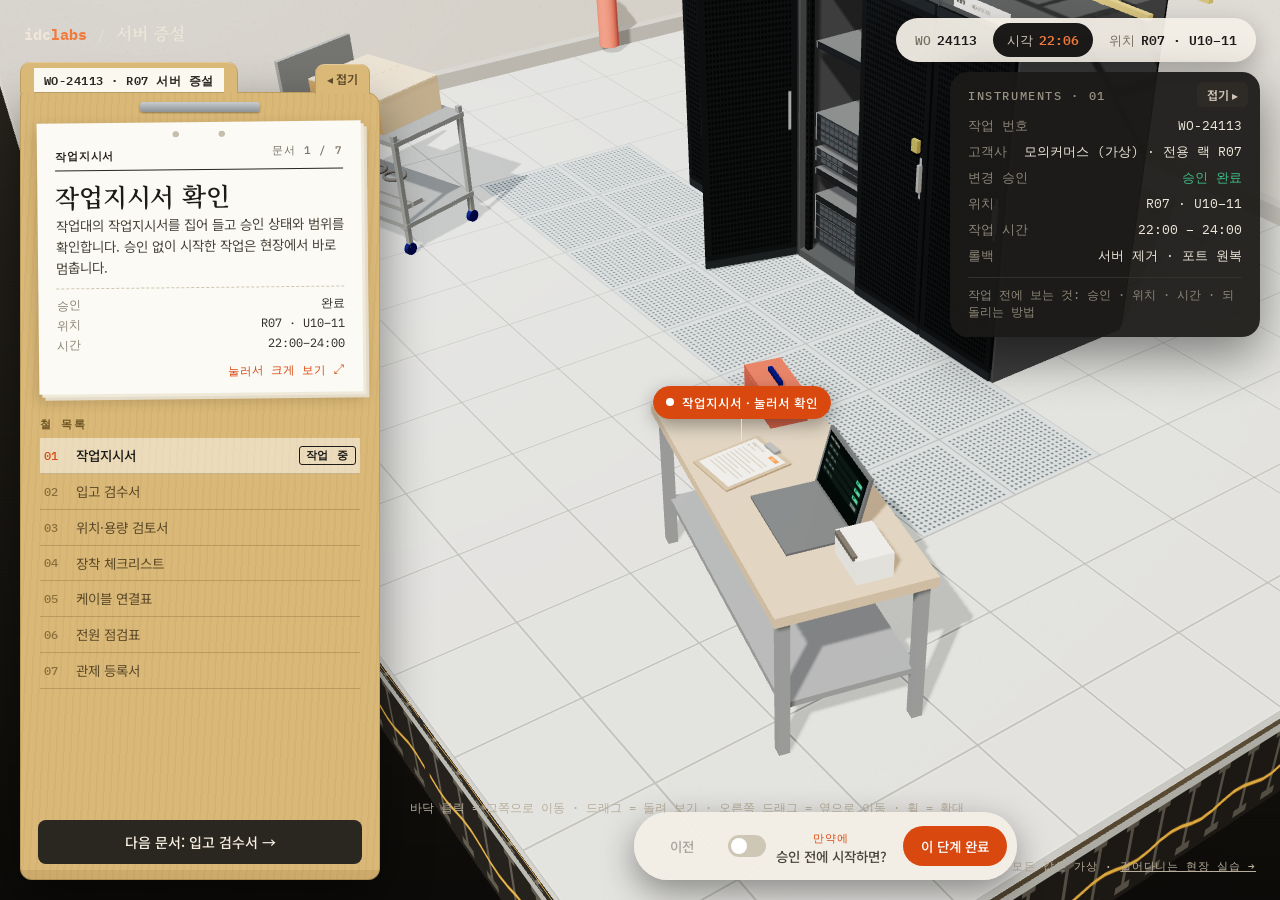
<file: index.html>
<!doctype html>
<html lang="ko">
<head>
<meta charset="utf-8">
<meta name="viewport" content="width=device-width, initial-scale=1, viewport-fit=cover">
<link rel="icon" href="favicon.svg" type="image/svg+xml">
<title>서버 증설 시뮬레이터</title>
<link rel="preconnect" href="https://fonts.googleapis.com"><link rel="preconnect" href="https://fonts.gstatic.com" crossorigin>
<link rel="stylesheet" href="https://fonts.googleapis.com/css2?family=IBM+Plex+Mono:wght@400;500;600&family=Noto+Sans+KR:wght@400;500;700&family=Noto+Serif+KR:wght@500;600&display=swap">
<style>
/* 레이아웃: 서버실 디오라마(전체 화면 3D) 위에 왼쪽 작업 카드 · 오른쪽 계측 패널 · 아래 조작 막대 */
:root{
  --room:#2a2824; --card:#f3efe6; --card2:#e8e2d5; --ink:#1d1b18; --mute:#76705f; --line:#d8d0bf;
  --accent:#d9480f; --panel:#1b1a18; --pink:#d9d2c5; --ok:#3fbf86; --warn:#f2b44a; --bad:#ff6f5c;
  --serif:'Noto Serif KR',Georgia,serif; --sans:'Noto Sans KR',system-ui,sans-serif; --mono:'IBM Plex Mono',ui-monospace,monospace;
  color-scheme:dark;
}
*{box-sizing:border-box}
html,body{height:100%;margin:0;overflow:hidden}
body{background:var(--room);color:var(--ink);font:14px/1.55 var(--sans)}
#cv{position:fixed;inset:0;width:100%;height:100%;display:block;touch-action:none;cursor:grab}
#cv.hot{cursor:pointer}
.brand{position:fixed;left:max(24px,env(safe-area-inset-left,0px));top:calc(20px + env(safe-area-inset-top,0px));z-index:3;color:#efe7da;font:500 15px var(--mono);display:flex;gap:10px;align-items:baseline}
.brand em{color:#f27a3d;font-style:normal}.brand i{opacity:.45;font-style:normal}.brand span{font:500 17px var(--serif)}
.clock{position:fixed;right:max(24px,env(safe-area-inset-right,0px));top:calc(18px + env(safe-area-inset-top,0px));z-index:3;display:flex;gap:2px;padding:5px;border-radius:999px;background:rgba(243,239,230,.95);box-shadow:0 8px 24px rgba(0,0,0,.25);font:500 12.5px var(--mono);color:var(--mute)}
.clock span{padding:6px 14px;border-radius:999px}.clock b{color:var(--ink);font-weight:600;margin-left:6px}.clock .on{background:var(--panel);color:#cfc6b6}.clock .on b{color:#f27a3d}
.lesson{position:fixed;left:max(20px,env(safe-area-inset-left,0px));top:calc(92px + env(safe-area-inset-top,0px));bottom:20px;width:360px;z-index:3;display:flex;flex-direction:column;gap:12px;padding:30px 18px 16px;border-radius:4px 14px 12px 12px;
  background:#d9b878 repeating-linear-gradient(93deg,rgba(120,85,30,.05) 0 2px,transparent 2px 7px);box-shadow:inset 0 0 0 1px rgba(110,78,30,.25),0 18px 50px rgba(0,0,0,.45);color:var(--ink)}
.lesson{transition:width .3s cubic-bezier(.4,0,.2,1),padding .3s}
.lesson>*{transition:opacity .15s}
.lesson.closed{width:54px;padding:0;cursor:pointer;border-radius:6px}
.lesson.closed>*:not(.fspine){opacity:0;visibility:hidden;pointer-events:none}
.fold{position:absolute;right:10px;top:-28px;z-index:3;border:0;background:#d9b878;box-shadow:inset 0 1px 0 rgba(255,255,255,.25),inset 1px 0 0 rgba(110,78,30,.25),inset -1px 0 0 rgba(110,78,30,.25);border-radius:9px 9px 0 0;padding:6px 12px 7px;font:600 12px var(--sans);color:#5c4a28;cursor:pointer}
.fold:hover{background:#e6c88c}
.fspine{position:absolute;inset:0;display:none;border:0;background:transparent;cursor:pointer;padding:16px 0;flex-direction:column;align-items:center;gap:14px;font:inherit}
.lesson.closed .fspine{display:flex}
.fspine .lb{writing-mode:vertical-rl;background:#fbf8f0;padding:12px 5px;font:600 12px var(--mono);letter-spacing:.08em;color:#2a2620;box-shadow:0 1px 0 rgba(0,0,0,.15)}
.fspine .st2{writing-mode:vertical-rl;font:600 12px var(--sans);color:#5c4a28}
.fspine .op{margin-top:auto;font:600 11px var(--sans);color:#5c4a28;writing-mode:vertical-rl}
.fspine:focus-visible,.fold:focus-visible{outline:2px solid var(--accent);outline-offset:2px}
.lesson::after{content:"";position:absolute;left:0;right:0;bottom:0;height:10px;border-radius:0 0 12px 12px;background:rgba(110,78,30,.12)}
.ftab{position:absolute;left:0;top:-30px;height:31px;padding:6px 14px 0;border-radius:10px 10px 0 0;background:#d9b878;box-shadow:inset 0 1px 0 rgba(255,255,255,.25),inset 1px 0 0 rgba(110,78,30,.25),inset -1px 0 0 rgba(110,78,30,.25)}
.ftab span{display:block;background:#fbf8f0;padding:2px 10px;font:600 12px var(--mono);letter-spacing:.04em;color:#2a2620;box-shadow:0 1px 0 rgba(0,0,0,.15)}
.fprong{position:absolute;left:50%;top:10px;width:120px;height:10px;margin-left:-60px;border-radius:3px;background:linear-gradient(#c9ccce,#8e9396);box-shadow:0 1px 2px rgba(0,0,0,.35);z-index:2}
.sheet{position:relative;display:block;width:100%;text-align:left;border:0;cursor:zoom-in;font:inherit;color:inherit;background:#fbfaf5;padding:22px 18px 14px;transform:rotate(-.6deg);
  box-shadow:3px 3px 0 #efe9da,6px 6px 0 #e4dcc8,0 6px 14px rgba(60,40,10,.25);transition:transform .15s}
.sheet:hover{transform:rotate(0) translateY(-2px)}
.sheet::before{content:"";position:absolute;left:50%;top:9px;width:56px;height:6px;margin-left:-28px;background:radial-gradient(circle at 5px 3px,#c7bfae 3px,transparent 3.5px),radial-gradient(circle at 51px 3px,#c7bfae 3px,transparent 3.5px)}
.sheet .dh{display:flex;justify-content:space-between;font:500 11px var(--mono);letter-spacing:.08em;color:#7a7364;border-bottom:1.5px solid #2a2620;padding-bottom:6px}
.sheet .dh b{color:#2a2620;font-weight:600}
.sheet h1{margin:10px 0 4px;font:600 25px/1.2 var(--serif);letter-spacing:-.01em;text-wrap:balance}
.sheet p{margin:0 0 10px;font-size:13.5px;color:#4a453b}
.sheet dl{margin:0;display:grid;grid-template-columns:auto minmax(0,1fr);gap:3px 12px;font:400 12px var(--mono);border-top:1px dashed #cfc6b2;padding-top:8px}
.sheet dt{color:#8a8372}.sheet dd{margin:0;color:#2a2620;text-align:right}
.sheet .zm{display:block;margin-top:10px;font:500 11.5px var(--mono);color:var(--accent);text-align:right}
.reg{flex:1;min-height:0;overflow:auto;padding:4px 2px 0}
.reg h3{margin:4px 0 6px;font:600 11px var(--mono);letter-spacing:.14em;color:#6e5523}
.reg ol{list-style:none;margin:0;padding:0}
.reg li{display:grid;grid-template-columns:26px minmax(0,1fr) auto;gap:6px;align-items:center;padding:7px 4px;border-bottom:1px solid rgba(110,78,30,.28);font-size:13.5px;color:#5c4a28;cursor:pointer}
.reg li .n{font:500 11.5px var(--mono);color:#8a6e3a}
.reg li.cur{background:rgba(251,248,240,.55);color:#1d1b18;font-weight:500}
.reg li.cur .n{color:var(--accent)}
.reg .st{font:700 10.5px var(--mono);letter-spacing:.08em;padding:1px 6px;border:1.5px solid;border-radius:3px;transform:rotate(-6deg)}
.reg .st.dn{color:#b3261e;border-color:#b3261e;opacity:.85}.reg .st.now{color:#1d1b18;border-color:#1d1b18;transform:none}
.reg li:hover{background:rgba(251,248,240,.35)}
.next{display:block;width:100%;padding:12px;border-radius:8px;border:0;background:#2a2620;font:500 14px var(--sans);color:#f6efe0;cursor:pointer}
.next:hover{background:#000}
/* 3D 물체 카드 */
#tip{position:fixed;z-index:6;pointer-events:none;padding:4px 10px;border-radius:6px;background:#2a2620;color:#fff7d6;font:500 12px var(--sans);white-space:nowrap;transform:translate(14px,14px)}
#pop{position:fixed;z-index:7;width:290px;background:#fbfaf5;color:#2a2620;border-radius:12px;padding:14px 16px;box-shadow:0 18px 48px rgba(0,0,0,.45)}
#pop .k{font:600 10.5px var(--mono);letter-spacing:.14em;color:#8a8372}
#pop h3{margin:2px 0 6px;font:600 18px/1.25 var(--serif)}
#pop p{margin:0 0 8px;font-size:13px;color:#4a453b}
#pop .r{display:flex;justify-content:space-between;gap:10px;padding:3px 0;border-top:1px dashed #ded5c2;font:400 12px var(--mono)}
#pop .r span:first-child{color:#8a8372}
#pop .r .ok{color:#1f7a50!important}#pop .r .bad{color:#b3261e!important}#pop .r .warn{color:#a86b00!important}
#pop .acts{display:flex;flex-wrap:wrap;gap:6px;margin-top:10px}
#pop .acts button{border:1.5px solid #2a2620;background:transparent;border-radius:999px;padding:6px 12px;font:500 12.5px var(--sans);cursor:pointer;color:#2a2620}
#pop .acts button:first-child{background:#2a2620;color:#fff7d6}
#pop .res{margin-top:8px;font:500 12.5px var(--mono);color:#2a2620;background:#fff3c2;border-radius:6px;padding:6px 8px}
#pop .x{position:absolute;right:10px;top:8px;border:0;background:transparent;font:500 18px var(--sans);cursor:pointer;color:#8a8372}
.zoom{position:fixed;inset:0;z-index:10;display:grid;place-items:center;padding:24px max(16px,env(safe-area-inset-left,0px));background:rgba(18,16,13,.62);backdrop-filter:blur(3px)}
.zoom[hidden]{display:none}
.doc{position:relative;width:min(700px,100%);max-height:88vh;overflow:auto;background:#fbfaf5;color:#2a2620;padding:44px 48px 36px;box-shadow:0 30px 80px rgba(0,0,0,.5);animation:docin .28s cubic-bezier(.2,.8,.3,1)}
@keyframes docin{from{transform:translate(-30vw,10vh) scale(.45) rotate(-4deg);opacity:.3}}
.doc::before{content:"";position:absolute;left:50%;top:16px;width:90px;height:10px;margin-left:-45px;background:radial-gradient(circle at 6px 5px,#d6cebd 5px,transparent 5.5px),radial-gradient(circle at 84px 5px,#d6cebd 5px,transparent 5.5px)}
.doc .x{position:sticky;top:0;float:right;margin:-28px -30px 0 0;border:0;background:#2a2620;color:#fff;border-radius:6px;padding:6px 12px;font:500 12px var(--sans);cursor:pointer}
.doc .org{font:500 11px var(--mono);letter-spacing:.14em;color:#7a7364}
.doc h2{margin:6px 0 2px;font:600 30px/1.2 var(--serif)}
.doc .no{font:500 12.5px var(--mono);color:#7a7364;padding-bottom:12px;border-bottom:2px solid #2a2620;margin-bottom:16px}
.doc h4{margin:18px 0 6px;font:600 12px var(--mono);letter-spacing:.12em;color:#7a7364}
.doc table{width:100%;border-collapse:collapse;font-size:13.5px}
.doc th,.doc td{border:1px solid #cfc6b2;padding:7px 10px;text-align:left;vertical-align:top}
.doc th{background:#f1ece0;font-weight:500;width:30%;color:#4a453b}
.doc td.m{font-family:var(--mono);font-size:12.5px}
.doc .hl{background:#fde7cf}
.doc .bad{color:#b3261e!important;font-weight:600}.doc .ok{color:#1f7a50!important;font-weight:600}
.doc ul.ck{list-style:none;margin:0;padding:0}.doc ul.ck li{padding:5px 0;border-bottom:1px dashed #d8cfbd;font-size:14px}.doc ul.ck li::before{content:"☐ ";font-family:var(--mono)}.doc ul.ck li.y::before{content:"☑ ";color:#1f7a50}
.doc .sign{display:flex;gap:10px;justify-content:flex-end;margin-top:22px}
.doc .sign div{width:96px;border:1px solid #cfc6b2;text-align:center;font-size:12px;color:#7a7364}
.doc .sign div b{display:block;height:58px;display:grid;place-items:center;border-top:1px solid #cfc6b2}
.lbig{display:flex;align-items:stretch;margin:6px 0 4px;max-width:560px;filter:drop-shadow(0 4px 10px rgba(0,0,0,.18))}
.lbig .lp{position:relative;flex:0 0 62%;background:#fff;padding:18px 20px;border-radius:4px 0 0 4px;display:flex;flex-direction:column;gap:2px;font-family:var(--mono)}
.lbig .lp b{font-size:42px;letter-spacing:.04em;line-height:1}
.lbig .lp span{font-size:15px}.lbig .lp .lt{color:#7a7364;font-size:13px}
.lbig .lp i{position:absolute;right:18px;top:20px;width:110px;height:30px;background:repeating-linear-gradient(90deg,#111 0 2px,transparent 2px 4px,#111 4px 5px,transparent 5px 8px)}
.lbig .lp em{position:absolute;right:18px;bottom:12px;font-style:normal;font-size:13px;color:#7a7364}
.lbig .ll{flex:1;border-radius:0 4px 4px 0;background:repeating-linear-gradient(135deg,rgba(200,215,222,.45) 0 6px,rgba(230,238,242,.35) 6px 12px);border:1px dashed #b9c6cc;border-left:0;display:grid;place-items:center;text-align:center;font:500 11.5px var(--mono);color:#6c7a80;padding:8px}
.stamp{display:inline-block;padding:4px 8px;border:2.5px solid #c0352a;color:#c0352a;border-radius:50%;font:700 13px var(--sans);transform:rotate(-12deg);opacity:.85}
.stamp.no{border-radius:4px;color:#555;border-color:#777}
.doc .pen{margin-top:20px;padding:10px 0 0;border-top:1px dashed #cfc6b2;font-size:13.5px;color:#4a453b}
.doc .pen b{font:600 11px var(--mono);letter-spacing:.12em;color:#7a7364;display:block;margin-bottom:4px}
.rackmap{display:grid;grid-template-columns:28px 1fr;font:500 10.5px var(--mono);border:1.5px solid #2a2620;max-width:260px}
.rackmap span{border-bottom:1px solid #e3dccb;padding:0 4px;height:15px;line-height:15px;color:#7a7364}
.rackmap i{border-bottom:1px solid #e3dccb;height:15px;line-height:15px;font-style:normal;padding-left:6px;background:#f1ece0}
.rackmap i.e{background:#fff}.rackmap i.t{background:#f9c79b;font-weight:600;color:#2a2620}
@media (prefers-reduced-motion:reduce){.doc{animation:none}}
.instr{position:fixed;right:max(20px,env(safe-area-inset-right,0px));top:calc(72px + env(safe-area-inset-top,0px));width:310px;z-index:3;background:rgba(27,26,24,.94);color:var(--pink);border-radius:18px;padding:16px 18px;box-shadow:0 18px 50px rgba(0,0,0,.45)}
.instr{transition:width .25s}
.instr.closed{width:auto;padding:8px}
.instr.closed>*:not(.ifold){display:none}
.ifold{position:absolute;right:12px;top:10px;border:0;background:#2e2b27;color:#cfc6b6;border-radius:6px;padding:4px 10px;font:600 12px var(--sans);cursor:pointer}
.instr.closed .ifold{position:static;padding:8px 14px}
.ifold:hover{background:#3a3631}.ifold:focus-visible{outline:2px solid var(--accent)}
.instr h2{margin:0 0 10px;font:500 11.5px var(--mono);letter-spacing:.14em;color:#9a9284}
.row{display:flex;justify-content:space-between;gap:12px;padding:4px 0;font:400 12.5px var(--mono)}
.row span:first-child{color:#8d8678}.row span:last-child{text-align:right;color:#efe8db;font-variant-numeric:tabular-nums}
.ok{color:var(--ok)!important}.warn{color:var(--warn)!important}.bad{color:var(--bad)!important}
.bars{display:grid;gap:7px;margin:4px 0 8px}
.bars div{display:grid;grid-template-columns:52px minmax(0,1fr) 92px;gap:8px;align-items:center;font:500 11.5px var(--mono);color:#8d8678;font-variant-numeric:tabular-nums}
.bars i{height:7px;border-radius:4px;background:#34302b;position:relative;overflow:hidden}
.bars i b{position:absolute;inset:0 auto 0 0;border-radius:4px;transition:width .4s}
.bars i::after{content:"";position:absolute;left:80%;top:0;bottom:0;width:2px;background:#f27a3d}
.bars span{text-align:right;color:#efe8db}
.note{margin:8px 0 0;padding-top:8px;border-top:1px solid #34302c;font:400 11.5px/1.5 var(--mono);color:#8d8678}
.bar{position:fixed;left:390px;right:20px;margin:0 auto;width:max-content;max-width:calc(100vw - 420px);bottom:calc(20px + env(safe-area-inset-bottom,0px));z-index:3;display:flex;gap:12px;align-items:center;flex-wrap:wrap;justify-content:center;padding:8px 10px 8px 18px;border-radius:999px;background:rgba(243,239,230,.97);box-shadow:0 12px 34px rgba(0,0,0,.4)}
.wif{display:flex;gap:10px;align-items:center;border:0;background:transparent;font:500 13.5px var(--sans);color:#4a453b;cursor:pointer;padding:6px 4px}
.wif small{font:500 11px var(--mono);color:var(--accent);letter-spacing:.08em}
.tg{width:38px;height:22px;border-radius:999px;background:#cfc7b6;position:relative;flex:none;transition:background .15s}
.tg::after{content:"";position:absolute;left:3px;top:3px;width:16px;height:16px;border-radius:50%;background:#fff;transition:left .15s}
.wif[aria-pressed="true"] .tg{background:var(--accent)}.wif[aria-pressed="true"] .tg::after{left:19px}
.btn{border:0;border-radius:999px;padding:10px 18px;font:500 13.5px var(--sans);cursor:pointer;background:transparent;color:var(--ink)}
.btn.pri{background:var(--accent);color:#fff}
.btn:disabled{opacity:.35;cursor:default}
button:focus-visible,li:focus-visible{outline:2px solid var(--accent);outline-offset:2px}
.hint{position:fixed;left:410px;bottom:calc(84px + env(safe-area-inset-bottom,0px));z-index:2;font:400 11.5px var(--mono);color:#b9ae9c;pointer-events:none}
.bub{position:fixed;z-index:2;transform:translate(-50%,-100%);pointer-events:none;display:flex;flex-direction:column;align-items:center}
.bub div{display:flex;gap:8px;align-items:center;padding:6px 12px;border-radius:999px;background:rgba(20,19,17,.92);color:#f1ebdf;font:500 12.5px var(--sans);white-space:nowrap;border:1px solid rgba(255,255,255,.12);box-shadow:0 6px 18px rgba(0,0,0,.35)}
.bub div::before{content:"";width:8px;height:8px;border-radius:50%;background:var(--c,#f1ebdf)}
.bub i{width:1.5px;height:22px;background:var(--c,#f1ebdf);opacity:.8}
.bub.tap div{background:var(--accent);border-color:var(--accent);color:#fff}.bub.tap div::before{background:#fff}
.mock{position:fixed;right:max(24px,env(safe-area-inset-right,0px));bottom:calc(26px + env(safe-area-inset-bottom,0px));z-index:2;font:500 11px var(--mono);color:#b9ae9c;letter-spacing:.06em}
@media (max-width:1200px){.instr{width:270px}.hint,.mock{display:none}}
@media (max-width:900px){
  .lesson{top:auto;left:8px;right:8px;width:auto;bottom:76px;max-height:42vh;padding:24px 12px 12px}
  .reg,.ftab{display:none}.sheet h1{font-size:20px}.doc{padding:36px 22px 24px}#pop{width:min(290px,calc(100vw - 16px))}
  .instr{display:none}.clock{left:8px;right:8px;justify-content:center;flex-wrap:wrap}.brand{display:none}
  .bar{left:8px;right:8px;max-width:calc(100vw - 16px);bottom:10px}
}
@media (prefers-reduced-motion:reduce){*{transition:none!important}}
</style>
</head>
<body>

<canvas id="cv" aria-label="서버실 3D 디오라마"></canvas>
<div class="brand"><b>idc<em>labs</em></b><i>/</i><span>서버 증설</span></div>
<div class="clock"><span>WO<b>24113</b></span><span class="on">시각<b id="clk">22:06</b></span><span>위치<b>R07 · U10–11</b></span></div>
<aside class="lesson" id="lesson"></aside>
<aside class="instr" id="instr"></aside>
<div class="bar">
  <button class="btn" id="prev">이전</button>
  <button class="wif" id="wif" aria-pressed="false"><span class="tg"></span><span><small>만약에</small><br><span id="wifT"></span></span></button>
  <button class="btn pri" id="done">이 단계 완료</button>
</div>
<div class="hint">바닥 클릭 = 그쪽으로 이동 · 드래그 = 돌려 보기 · 오른쪽 드래그 = 옆으로 이동 · 휠 = 확대</div>
<div class="mock">모든 값은 가상 · <a href="walk.html" style="color:inherit">걸어다니는 현장 실습 →</a></div>
<div id="bubs"></div>
<div id="tip" hidden></div>
<div id="pop" hidden role="dialog" aria-label="물체 정보"></div>
<div class="zoom" id="zoom" hidden><article class="doc" id="doc" role="dialog" aria-modal="true" aria-label="문서 크게 보기"></article></div>

<script src="vendor/three-r128.min.js"></script>
<script>
(function(){
const T=THREE, $=id=>document.getElementById(id);
const cv=$('cv');
const R=new T.WebGLRenderer({canvas:cv,antialias:true});
R.setPixelRatio(Math.min(devicePixelRatio||1,2)); R.outputEncoding=T.sRGBEncoding;
R.shadowMap.enabled=true; R.shadowMap.type=T.PCFSoftShadowMap;
R.toneMapping=T.ACESFilmicToneMapping; R.toneMappingExposure=1.05;
const scene=new T.Scene();
const cam=new T.PerspectiveCamera(32,1,0.1,100);

/* 배경: 따뜻한 어둠 */
(function(){const c=document.createElement('canvas');c.width=16;c.height=512;const g=c.getContext('2d');const gr=g.createLinearGradient(0,0,0,512);gr.addColorStop(0,'#3a362f');gr.addColorStop(1,'#1d1c19');g.fillStyle=gr;g.fillRect(0,0,16,512);const t=new T.CanvasTexture(c);t.encoding=T.sRGBEncoding;scene.background=t;})();

scene.add(new T.HemisphereLight(0xfff3e0,0x3b352d,0.75));
const sun=new T.DirectionalLight(0xffefd6,1.25); sun.position.set(4,8,6); sun.castShadow=true;
sun.shadow.mapSize.set(2048,2048); Object.assign(sun.shadow.camera,{left:-6,right:6,top:6,bottom:-6,near:1,far:25}); sun.shadow.bias=-0.0004; scene.add(sun);
const fillL=new T.PointLight(0x9fc8ff,0.35,12); fillL.position.set(-3,2.5,2); scene.add(fillL);

/* ---------- 도우미 ---------- */
function cnv(w,h,f){const c=document.createElement('canvas');c.width=w;c.height=h;f(c.getContext('2d'),w,h);const t=new T.CanvasTexture(c);t.encoding=T.sRGBEncoding;t.anisotropy=8;return t;}
const M=(c,o)=>new T.MeshStandardMaterial(Object.assign({color:c,roughness:.7,metalness:.05},o||{}));
function box(p,w,h,d,mat,x,y,z){const m=new T.Mesh(new T.BoxGeometry(w,h,d),mat);m.position.set(x,y,z);m.castShadow=m.receiveShadow=true;p.add(m);return m;}
function cyl(p,r,h,mat,x,y,z){const m=new T.Mesh(new T.CylinderGeometry(r,r,h,16),mat);m.position.set(x,y,z);m.castShadow=true;p.add(m);return m;}

/* ---------- 텍스처 ---------- */
const tFloor=cnv(256,256,(g,w,h)=>{g.fillStyle='#c9ccca';g.fillRect(0,0,w,h);for(let i=0;i<900;i++){g.fillStyle=`rgba(0,0,0,${Math.random()*.04})`;g.fillRect(Math.random()*w,Math.random()*h,2,2);}g.strokeStyle='#8e9290';g.lineWidth=4;g.strokeRect(0,0,w,h);g.strokeStyle='rgba(255,255,255,.5)';g.lineWidth=1;g.strokeRect(4,4,w-8,h-8);});
tFloor.wrapS=tFloor.wrapT=T.RepeatWrapping;
const tPerf=cnv(256,256,(g,w,h)=>{g.fillStyle='#b9c3c8';g.fillRect(0,0,w,h);g.fillStyle='#4c5960';for(let y=20;y<h-12;y+=13)for(let x=20;x<w-12;x+=13){g.beginPath();g.arc(x,y,3.6,0,7);g.fill();}g.strokeStyle='#7f8a8f';g.lineWidth=4;g.strokeRect(0,0,w,h);});
const tSlab=cnv(512,64,(g,w,h)=>{g.fillStyle='#24221f';g.fillRect(0,0,w,h);g.fillStyle='#9fa3a1';g.fillRect(0,0,w,7);g.fillStyle='#55534e';for(let x=24;x<w;x+=56){g.fillRect(x,7,6,h-14);g.fillRect(x-10,h-10,26,6);g.fillRect(x-8,7,22,4);}g.strokeStyle='#e0a030';g.lineWidth=3;g.beginPath();g.moveTo(0,h*.6);for(let x=0;x<w;x+=20)g.lineTo(x,h*.6+Math.sin(x*.05)*3);g.stroke();});
tSlab.wrapS=T.RepeatWrapping;
const tWall=cnv(256,256,(g,w,h)=>{g.fillStyle='#dcd6cb';g.fillRect(0,0,w,h);for(let i=0;i<1400;i++){g.fillStyle=`rgba(80,70,50,${Math.random()*.05})`;g.fillRect(Math.random()*w,Math.random()*h,2,2);}});
tWall.wrapS=tWall.wrapT=T.RepeatWrapping;
const tDoor=cnv(256,512,(g,w,h)=>{g.fillStyle='#1c1f22';g.fillRect(0,0,w,h);g.fillStyle='#0a0b0c';for(let y=24;y<h-24;y+=9)for(let x=((y/9)%2?18:22);x<w-14;x+=9)g.fillRect(x,y,5,5);g.fillStyle='#2b3035';g.fillRect(0,0,w,14);g.fillRect(0,h-14,w,14);g.fillStyle='#9aa1a6';g.fillRect(w-24,h*.44,8,64);});
const tPost=cnv(32,512,(g,w,h)=>{g.fillStyle='#202326';g.fillRect(0,0,w,h);g.fillStyle='#08090a';for(let y=4;y<h;y+=12)g.fillRect(12,y,8,6);});
function fTex(kind){return cnv(512,kind==='2u'?96:(kind==='sto'||kind==='gpu')?190:48,(g,w,h)=>{
  if(kind==='gpu'){g.fillStyle='#15191c';g.fillRect(0,0,w,h);for(let i=0;i<4;i++){g.fillStyle='#0b0d0e';g.beginPath();g.arc(70+i*112,h/2,44,0,7);g.fill();g.strokeStyle='#3a4247';g.lineWidth=3;for(let a=0;a<6;a++){g.beginPath();g.moveTo(70+i*112,h/2);g.lineTo(70+i*112+40*Math.cos(a),h/2+40*Math.sin(a));g.stroke();}}g.fillStyle='#76b900';g.fillRect(0,h-10,w,4);g.fillStyle='#9ba1a7';g.fillRect(0,0,8,h);g.fillRect(w-8,0,8,h);return;}
  if(kind==='fw'){g.fillStyle='#7b2d22';g.fillRect(0,0,w,h);g.fillStyle='#111';for(let i=0;i<8;i++)g.fillRect(150+i*30,12,22,22);g.fillStyle='#f2c200';g.font='700 15px monospace';g.fillText('FW',40,30);g.fillStyle='#3fbf86';g.fillRect(420,16,6,6);g.fillStyle='#9ba1a7';g.fillRect(0,0,8,h);g.fillRect(w-8,0,8,h);return;}
  const bg=kind==='sw'?'#2f3a44':kind==='blank'?'#1b1e21':'#2c2f33';g.fillStyle=bg;g.fillRect(0,0,w,h);
  if(kind==='2u'||kind==='sto'){const rows=kind==='sto'?4:2;for(let r=0;r<rows;r++)for(let i=0;i<8;i++){const x=56+i*48,y=8+r*(h-16)/rows;g.fillStyle='#4a4f55';g.fillRect(x,y,42,(h-16)/rows-6);g.fillStyle='#16181a';g.fillRect(x+4,y+6,34,3);g.fillStyle=i%3?'#3fbf86':'#2b6f52';g.fillRect(x+34,y+4,4,3);}
    g.fillStyle='#16181a';for(let y=10;y<h-10;y+=7)g.fillRect(10,y,36,3);g.fillStyle='#8d9399';g.font='600 13px monospace';g.fillText(kind==='sto'?'STOR':'SRV',w-60,h-12);g.fillStyle='#16181a';for(let y=10;y<h-10;y+=7)g.fillRect(w-62,y-30>0?y:10,0,0);}
  if(kind==='sw'){g.fillStyle='#111';for(let i=0;i<24;i++){g.fillRect(40+i*17,8,13,12);g.fillRect(40+i*17,26,13,12);}g.fillStyle='#3fbf86';for(let i=0;i<14;i++)g.fillRect(43+i*17,6,4,2);g.fillStyle='#9fb8cc';g.font='600 11px monospace';g.fillText('TOR-SW',456,30);}
  if(kind==='blank'){g.fillStyle='#24282c';for(let x=10;x<w;x+=12)g.fillRect(x,8,6,h-16);}
  if(kind==='1u'){g.fillStyle='#4a4f55';for(let i=0;i<4;i++)g.fillRect(60+i*60,8,52,h-16);g.fillStyle='#3fbf86';g.fillRect(470,18,6,6);}
  g.fillStyle='#9ba1a7';g.fillRect(0,0,8,h);g.fillRect(w-8,0,8,h);
});}
function newSrvTex(led){return cnv(512,96,(g,w,h)=>{g.fillStyle='#d7dbdf';g.fillRect(0,0,w,h);for(let i=0;i<8;i++){const x=70+i*44;g.fillStyle='#9aa2aa';g.fillRect(x,10,38,36);g.fillRect(x,52,38,36);g.fillStyle='#5b636b';g.fillRect(x+4,24,30,3);g.fillRect(x+4,66,30,3);}
  g.fillStyle='#3a4048';for(let y=12;y<h-10;y+=6)g.fillRect(14,y,46,3);g.fillStyle='#2b3138';g.font='700 14px monospace';g.fillText('NX-2400',432,40);g.font='500 11px monospace';g.fillText('2U',470,60);
  g.fillStyle=led||'#3b3f44';g.beginPath();g.arc(470,78,6,0,7);g.fill();g.fillStyle='#8a9299';g.fillRect(0,0,6,h);g.fillRect(w-6,0,6,h);});}
function rearTex(){return cnv(512,96,(g,w,h)=>{g.fillStyle='#3a3e43';g.fillRect(0,0,w,h);g.fillStyle='#22262a';g.fillRect(20,10,110,76);g.fillRect(382,10,110,76);g.fillStyle='#111';g.fillRect(40,30,40,26);g.fillRect(402,30,40,26);g.fillStyle='#d9d2c5';g.font='600 12px monospace';g.fillText('PSU1',90,80);g.fillText('PSU2',452,80);for(let i=0;i<4;i++){g.fillStyle='#111';g.fillRect(170+i*44,30,34,26);}g.fillStyle='#e8d25a';g.fillRect(170,62,34,6);});}
const tCard=cnv(512,256,(g,w,h)=>{g.fillStyle='#b48a58';g.fillRect(0,0,w,h);for(let i=0;i<200;i++){g.strokeStyle=`rgba(90,60,30,${Math.random()*.15})`;g.beginPath();const y=Math.random()*h;g.moveTo(0,y);g.lineTo(w,y+Math.random()*4);g.stroke();}
  g.fillStyle='#c7a36f';g.fillRect(w/2-40,0,80,h);g.strokeStyle='#4b2f17';g.lineWidth=5;for(let i=0;i<2;i++){const x=60+i*60;g.beginPath();g.moveTo(x,170);g.lineTo(x,110);g.moveTo(x-16,128);g.lineTo(x,108);g.lineTo(x+16,128);g.stroke();}
  g.fillStyle='#f4f1ea';g.fillRect(320,150,160,80);g.fillStyle='#222';for(let i=0;i<40;i++)g.fillRect(330+i*3.5,160,i%3?1.5:2.5,32);g.font='600 13px monospace';g.fillText('S/N JX7-4821-K',330,214);});
const tPaper=cnv(256,340,(g,w,h)=>{g.fillStyle='#f7f4ec';g.fillRect(0,0,w,h);g.fillStyle='#1d1b18';g.font='700 20px sans-serif';g.fillText('작업지시서',20,40);g.font='600 14px monospace';g.fillText('WO-24113',20,66);g.fillStyle='#d9480f';g.fillRect(170,22,66,26);g.fillStyle='#fff';g.font='700 13px sans-serif';g.fillText('승인',186,40);g.fillStyle='#8a8578';for(let i=0;i<9;i++)g.fillRect(20,92+i*24,i%3===2?140:210,6);});
function screenTex(state){return cnv(512,320,(g,w,h)=>{g.fillStyle='#0f1a17';g.fillRect(0,0,w,h);g.fillStyle='#d9d2c5';g.font='600 20px monospace';g.fillText('MONITORING',20,36);
  const rows=[['R07-SRV-02','UP'],['R07-SRV-04','UP'],['R07-SRV-06','UP'],['R07-SRV-11',state]];rows.forEach((r,i)=>{const y=80+i*46;g.fillStyle='#1c2925';g.fillRect(20,y-26,472,38);g.fillStyle='#cfd6d2';g.font='500 18px monospace';g.fillText(r[0],34,y);const c=r[1]==='UP'?'#3fbf86':r[1]==='---'?'#6b7570':'#ff6f5c';g.fillStyle=c;g.fillRect(400,y-16,70,22);g.fillStyle='#0f1a17';g.font='700 15px monospace';g.fillText(r[1],412,y);});});}

/* ---------- 방(디오라마) ---------- */
const W=8.4,D=6.6;
const room=new T.Group();scene.add(room);
const floorMat=M(0xffffff,{map:tFloor,roughness:.85}); tFloor.repeat.set(W/0.6,D/0.6);
const floor=box(room,W,0.05,D,floorMat,0,-0.025,0);
const perf=new T.Mesh(new T.PlaneGeometry(4.8,1.2),M(0xffffff,{map:tPerf,roughness:.8}));tPerf.wrapS=tPerf.wrapT=T.RepeatWrapping;tPerf.repeat.set(8,2);perf.rotation.x=-Math.PI/2;perf.position.set(0,0.002,0.2);perf.receiveShadow=true;room.add(perf);
const slabMat=M(0xffffff,{map:tSlab,roughness:.9});tSlab.repeat.set(4,1);
box(room,W,0.5,0.04,slabMat,0,-0.3,D/2);box(room,0.04,0.5,D,slabMat,W/2,-0.3,0);
box(room,W,0.5,D,M(0x1b1a18),0,-0.31,0).castShadow=false;
const wallMat=M(0xffffff,{map:tWall,roughness:.95});tWall.repeat.set(4,2);
const wallB=box(room,W,2.9,0.12,wallMat,0,1.45,-D/2-0.06);
const wallL=box(room,0.12,2.9,D,wallMat,-W/2-0.06,1.45,0);
box(room,W,0.12,0.14,M(0x6d6a63),0,0.06,-D/2+0.02);box(room,0.14,0.12,D,M(0x6d6a63),-W/2+0.02,0.06,0);
/* 벽 디테일: 표지판·소화기·온습도계 */
const sign=new T.Mesh(new T.PlaneGeometry(0.9,0.3),new T.MeshBasicMaterial({map:cnv(360,120,(g,w,h)=>{g.fillStyle='#1d2a3a';g.fillRect(0,0,w,h);g.fillStyle='#fff';g.font='700 40px sans-serif';g.fillText('HALL B · ROW 3',20,62);g.font='500 22px monospace';g.fillStyle='#9fc8ff';g.fillText('COLD AISLE →',20,100);})}));
sign.position.set(-1.6,2.3,-D/2+0.01);room.add(sign);
const ext=new T.Group();room.add(ext);cyl(ext,0.08,0.45,M(0xc62d22,{roughness:.4}),-W/2+0.15,0.28,-1.2);cyl(ext,0.03,0.08,M(0x222),-W/2+0.15,0.54,-1.2);
const thermo=box(room,0.02,0.18,0.14,M(0xf4f1ea),-W/2+0.01,1.5,0.4);
/* 케이블 트레이 */
const tray=new T.Group();room.add(tray);
for(const z of [-0.95,-0.55]) box(tray,4.4,0.03,0.03,M(0xe0a030,{metalness:.4,roughness:.4}),0,2.25,z);
for(let x=-2.1;x<=2.1;x+=0.25) box(tray,0.03,0.02,0.42,M(0xe0a030,{metalness:.4,roughness:.4}),x,2.24,-0.75);
for(const x of [-2,0,2]) box(tray,0.02,0.65,0.02,M(0x777),x,2.6,-0.75);

/* ---------- 랙 ---------- */
const RACKCUST={R05:{s:'샘플게임즈',n:'샘플게임즈 (가상)'},R06:{s:'데모스트리밍',n:'데모스트리밍 (가상)'},R07:{s:'모의커머스',n:'모의커머스 (가상)'},R08:{s:'가상은행',n:'가상은행 (가상)'},R09:{s:'예시미디어',n:'예시미디어 (가상)'}};
/* 고객사마다 다른 랙 구성 */
const LAYOUT={
 R05:[[1,'blank']].concat(Array.from({length:22},(_,i)=>[3+i,'1u'])).concat([[26,'blank'],[27,'blank'],[38,'sw'],[40,'sw']]),
 R06:[[1,'sto'],[5,'sto'],[9,'sto'],[13,'sto'],[18,'2u'],[20,'2u'],[22,'2u'],[24,'2u'],[27,'blank'],[28,'blank'],[40,'sw']],
 R07:[[2,'2u'],[4,'2u'],[6,'2u'],[8,'blank'],[12,'blank'],[14,'1u'],[15,'1u'],[17,'sto'],[30,'blank'],[40,'sw']],
 R08:[[2,'2u'],[4,'2u'],[7,'fw'],[8,'fw'],[10,'blank'],[11,'blank'],[12,'blank'],[13,'blank'],[14,'blank'],[20,'2u'],[39,'fw'],[40,'sw']],
 R09:[[1,'gpu'],[5,'gpu'],[9,'gpu'],[13,'gpu'],[18,'blank'],[19,'blank'],[38,'sw'],[40,'sw']]};
const HU={'2u':2,sto:4,gpu:4};
const RU=0.0445, rackH=2.0, uY=u=>0.08+(u-1)*RU;
const racks={};
let devRear;
function makeRack(name,x,open){
  devRear=devRear||M(0xffffff,{map:rearTex(),roughness:.5});
  const g=new T.Group();g.position.set(x,0,-0.9);room.add(g);
  const blk=M(0x16181a,{roughness:.55,metalness:.3}), post=M(0xffffff,{map:tPost,roughness:.5,metalness:.4});
  box(g,0.6,0.05,1.0,blk,0,0.025,0);box(g,0.6,0.05,1.0,blk,0,rackH-0.025,0);
  box(g,0.015,rackH,1.0,blk,-0.3,rackH/2,0);box(g,0.015,rackH,1.0,blk,0.3,rackH/2,0);
  for(const px of [-0.26,0.26])for(const pz of [0.45,-0.45])box(g,0.035,rackH-0.1,0.035,post,px,rackH/2,pz);
  const lab=new T.Mesh(new T.PlaneGeometry(0.42,0.08),new T.MeshBasicMaterial({map:cnv(300,58,(c,w,h)=>{c.fillStyle='#f4f1ea';c.fillRect(0,0,w,h);c.fillStyle='#1d1b18';c.font='700 26px monospace';c.fillText(name,14,38);c.font='600 20px sans-serif';c.fillStyle='#5c564b';c.fillText(RACKCUST[name].s,96,37);})}));
  lab.position.set(0,rackH+0.04,0.5);g.add(lab);
  const dev=LAYOUT[name];
  const fm={};const devs=[];
  dev.forEach(([u,k])=>{const hU=HU[k]||1;fm[k]=fm[k]||fTex(k);const side=M(0x2a2d31,{metalness:.3,roughness:.5});
    const m=box(g,0.48,hU*RU-0.003,0.8,[side,side,side,side,M(0xffffff,{map:fm[k],roughness:.55}),k==='blank'?M(0x1b1e21):devRear],0,uY(u)+hU*RU/2,0.02);devs.push(m);});
  const dm=M(0xffffff,{map:tDoor,roughness:.5,metalness:.2});
  if(!open)box(g,0.6,rackH-0.04,0.02,dm,0,rackH/2,-0.51);
  const hinge=new T.Group();hinge.position.set(-0.3,0,0.52);g.add(hinge);box(hinge,0.6,rackH-0.04,0.02,dm,0.3,rackH/2,0);box(hinge,0.02,0.16,0.03,M(0x9aa1a6,{metalness:.7}),0.56,1.0,0.02);if(name==='R08')box(hinge,0.05,0.07,0.03,M(0xc9a227,{metalness:.7}),0.52,1.18,0.02);
  g.userData={door:hinge,doorT:open?-1.85:0,devs,name};hinge.rotation.y=g.userData.doorT;
  racks[name]=g;return g;
}
['R05','R06','R07','R08','R09'].forEach((n,i)=>makeRack(n,(i-2)*0.62,n==='R07'));
const R07=racks.R07;
/* 뒤쪽 PDU */
const pduA=box(R07,0.04,1.7,0.07,M(0xf08a2c,{roughness:.5}),-0.282,1.0,-0.4), pduB=box(R07,0.04,1.7,0.07,M(0x4fa8d9,{roughness:.5}),0.282,1.0,-0.4);
box(R07,0.045,0.1,0.075,M(0x2a2d31),-0.282,1.9,-0.4);box(R07,0.045,0.1,0.075,M(0x2a2d31),0.282,1.9,-0.4);
for(let i=0;i<12;i++){box(R07,0.01,0.03,0.025,M(0x0a0a0a),-0.26,0.3+i*0.12,-0.4);box(R07,0.01,0.03,0.025,M(0x0a0a0a),0.26,0.3+i*0.12,-0.4);}
/* 목표 슬롯 표시 */
const ghost=box(R07,0.5,2*RU,0.82,new T.MeshBasicMaterial({color:0xf27a3d,transparent:true,opacity:.35,depthWrite:false}),0,uY(10)+RU,0.02);ghost.castShadow=false;
const rails=new T.Group();R07.add(rails);box(rails,0.02,0.03,0.92,M(0xb9c0c6,{metalness:.7,roughness:.3}),-0.245,uY(10)+0.015,0);box(rails,0.02,0.03,0.92,M(0xb9c0c6,{metalness:.7,roughness:.3}),0.245,uY(10)+0.015,0);

/* ---------- 새 서버 ---------- */
const server=new T.Group();
const srvSide=M(0xb8bec4,{metalness:.5,roughness:.35});
let srvFront=M(0xffffff,{map:newSrvTex(),roughness:.45});
const srvBody=box(server,0.48,2*RU-0.003,0.75,[srvSide,srvSide,srvSide,srvSide,srvFront,M(0xffffff,{map:rearTex(),roughness:.5})],0,0,0);
room.add(server);

/* ---------- 카트·박스 ---------- */
const cart=new T.Group();cart.position.set(-2.3,0,1.5);cart.rotation.y=0.35;room.add(cart);
const steel=M(0x8c949a,{metalness:.6,roughness:.35});
box(cart,1.0,0.03,0.6,steel,0,0.75,0);box(cart,1.0,0.03,0.6,steel,0,0.2,0);
for(const x of [-0.48,0.48])for(const z of [-0.28,0.28]){box(cart,0.03,0.75,0.03,steel,x,0.43,z);cyl(cart,0.04,0.03,M(0x222),x,0.04,z).rotation.z=Math.PI/2;}
box(cart,0.03,0.3,0.6,steel,-0.48,0.92,0);
const carton=new T.Group();carton.position.set(0.05,0.77,0);cart.add(carton);
const cardM=M(0xffffff,{map:tCard,roughness:.95}), cardPlain=M(0xb48a58,{roughness:.95});
box(carton,0.62,0.22,0.5,[cardPlain,cardPlain,cardPlain,cardPlain,cardM,cardPlain],0,0.11,0);
const flapL=new T.Group();flapL.position.set(-0.31,0.22,0);carton.add(flapL);box(flapL,0.31,0.008,0.5,cardPlain,0.155,0,0);
const flapR=new T.Group();flapR.position.set(0.31,0.22,0);carton.add(flapR);box(flapR,0.31,0.008,0.5,cardPlain,-0.155,0,0);
const kit=new T.Group();cart.add(kit);box(kit,0.7,0.03,0.08,M(0xb9c0c6,{metalness:.7,roughness:.3}),0,0.235,0.15);box(kit,0.7,0.03,0.08,M(0xb9c0c6,{metalness:.7,roughness:.3}),0,0.235,0.05);
for(let i=0;i<2;i++){const coil=new T.Mesh(new T.TorusGeometry(0.07,0.012,8,24),M(0x1d1d1d));coil.rotation.x=Math.PI/2;coil.position.set(-0.25+i*0.18,0.23,-0.15);kit.add(coil);}

/* ---------- 작업대 ---------- */
const bench=new T.Group();bench.position.set(2.5,0,1.7);bench.rotation.y=-0.25;room.add(bench);
const wood=M(0x8d6a49,{roughness:.7});
box(bench,1.6,0.05,0.7,wood,0,0.75,0);for(const x of [-0.75,0.75])for(const z of [-0.3,0.3])box(bench,0.05,0.75,0.05,M(0x3b3f44),x,0.375,z);
box(bench,1.5,0.03,0.6,M(0x3b3f44),0,0.25,0);
const clip=new T.Group();clip.position.set(-0.2,0.78,0.12);clip.rotation.y=0.25;bench.add(clip);
box(clip,0.26,0.01,0.34,M(0x6b4f33),0,0,0);const paper=new T.Mesh(new T.PlaneGeometry(0.23,0.3),M(0xffffff,{map:tPaper,roughness:.9}));paper.rotation.x=-Math.PI/2;paper.position.y=0.007;clip.add(paper);box(clip,0.08,0.02,0.03,M(0x9aa1a6,{metalness:.7}),0,0.01,-0.16);
const lap=new T.Group();lap.position.set(0.25,0.775,0);bench.add(lap);
box(lap,0.42,0.02,0.3,M(0x2b2f33,{metalness:.4}),0,0,0.02);
let scrMat=new T.MeshBasicMaterial({map:screenTex('---')});
const lid=new T.Group();lid.position.set(0,0.01,-0.13);lid.rotation.x=-0.25;lap.add(lid);box(lid,0.42,0.28,0.012,M(0x2b2f33,{metalness:.4}),0,0.14,0);
const scr=new T.Mesh(new T.PlaneGeometry(0.39,0.25),scrMat);scr.position.set(0,0.14,0.007);lid.add(scr);
const lp=new T.Group();lp.position.set(0.62,0.775,-0.1);bench.add(lp);box(lp,0.22,0.12,0.16,M(0xe8e2d5),0,0.06,0);box(lp,0.18,0.02,0.02,M(0x1d1b18),0,0.12,0.08);
const lpTape=box(lp,0.03,0.0012,0.12,M(0xfffdf4),0,0.075,0.14);lpTape.scale.z=0.01;lpTape.visible=false;let lpOut=0;
const LABELS=[{c:'P-A07',f:'SRV-11 PSU1',t:'PDU-A #07',k:'전원'},{c:'P-B07',f:'SRV-11 PSU2',t:'PDU-B #07',k:'전원'},{c:'F-1014',f:'SRV-11 NIC1',t:'TOR Te1/0/14',k:'광'}];
let labIdx=0, printQ=[], printed=[];
function labTex(L,n){return cnv(360,100,(g,w,h)=>{g.fillStyle='#fdfdfb';g.fillRect(0,0,w*.62,h);g.fillStyle='rgba(220,230,235,.55)';g.fillRect(w*.62,0,w*.38,h);g.fillStyle='#111';g.font='700 34px monospace';g.fillText(L.c,14,44);g.font='500 15px monospace';g.fillText((n===1?L.f:L.t),14,72);g.fillText(n+'/2',w*.62-40,90);for(let i=0;i<26;i++){g.fillRect(150+i*3.2,14,i%3?1.2:2.2,18);}});}
function dropLabel(L,n){const k=printed.length;const m=new T.Mesh(new T.PlaneGeometry(0.11,0.03),new T.MeshStandardMaterial({map:labTex(L,n),roughness:.6,transparent:true}));m.rotation.x=-Math.PI/2;m.rotation.z=0.04*(k%2?1:-1);m.position.set(0.3+(k%2)*0.13,0.7765,0.2+Math.floor(k/2)*0.045);m.castShadow=false;m.receiveShadow=true;bench.add(m);printed.push(m);prop(m,{k:'라벨',n:L.c+' 라벨 '+n+'/2',open:()=>openLabel(L,n)});}
function openLabel(L,n){
  $('doc').innerHTML=`<button class="x" id="dx">닫기 · Esc</button><div class="org">라벨 프린터 · 자가 라미네이팅 케이블 라벨</div><h2>${L.c}</h2><div class="no">${L.k} 케이블 · ${L.f} ↔ ${L.t} · ${n} / 2</div>
  <div class="lbig"><div class="lp"><b>${L.c}</b><span>${n===1?L.f:L.t}</span><span class="lt">↔ ${n===1?L.t:L.f}</span><i></i><em>${n}/2</em></div><div class="ll">투명 라미네이트 부분<br>(케이블에 감아 글자 위를 덮음)</div></div>
  <h4>붙이는 곳</h4><table><tr><th>1/2</th><td class="${n===1?'ok':''}">서버 쪽 끝 · ${L.f} 커넥터에서 5cm</td></tr><tr><th>2/2</th><td class="${n===2?'ok':''}">반대쪽 끝 · ${L.t} 커넥터에서 5cm</td></tr></table>
  <div class="pen"><b>왜 두 장일까요</b>케이블은 양 끝이 서로 멀리 떨어져 있습니다. 한쪽에만 붙이면 반대편에서 이 선이 어디서 왔는지 알 수 없습니다. 같은 번호를 양 끝에 붙여야 어느 쪽에서 봐도 찾을 수 있습니다.</div>`;
  $('zoom').hidden=false;$('dx').focus();$('dx').onclick=closeDoc;}
const tbox=new T.Group();tbox.position.set(-0.58,0.775,-0.18);bench.add(tbox);
const red=M(0x7d1a12,{roughness:.4});box(tbox,0.34,0.12,0.18,red,0,0.06,0);
const tlid=new T.Group();tlid.position.set(0,0.12,-0.09);tbox.add(tlid);box(tlid,0.34,0.02,0.18,red,0,0.01,0.09);box(tlid,0.14,0.02,0.02,M(0x222),0,0.04,0.09);
let tOpen=false;const tools=new T.Group();bench.add(tools);tools.position.set(-0.55,0.775,0.14);tools.scale.setScalar(1.5);tools.visible=false;
const drv=new T.Group();drv.position.set(-0.17,0.02,0);tools.add(drv);cyl(drv,0.012,0.08,M(0xf2c200),0,0,0).rotation.z=Math.PI/2;cyl(drv,0.003,0.09,M(0xb9c0c6,{metalness:.8}),0.085,0,0).rotation.z=Math.PI/2;
const cut=new T.Group();cut.position.set(0.0,0.012,0.03);tools.add(cut);box(cut,0.1,0.015,0.025,M(0xf2c200),0,0,0);box(cut,0.03,0.004,0.012,M(0xd5d8da,{metalness:.8}),0.065,0,0);
const clamp=new T.Group();clamp.position.set(0.15,0.015,0.0);clamp.rotation.x=-Math.PI/2;tools.add(clamp);box(clamp,0.05,0.12,0.025,M(0xe0a020),0,0,0);box(clamp,0.038,0.03,0.006,M(0x1c2a22),0,0.02,0.014);const jaw=new T.Mesh(new T.TorusGeometry(0.03,0.007,8,20,Math.PI*1.6),M(0x222));jaw.position.set(0,0.09,0);jaw.rotation.z=-0.5;clamp.add(jaw);

/* ---------- 케이블·공기 ---------- */
const cableG=new T.Group();R07.add(cableG);
function tube(pts,col,r,info){const c=new T.CatmullRomCurve3(pts.map(p=>new T.Vector3(...p)));const m=new T.Mesh(new T.TubeGeometry(c,40,r||0.012,8),M(col,{roughness:.5}));m.castShadow=true;cableG.add(m);if(info){m.userData.prop={k:'신규 케이블',n:info.lab+' · '+info.from+' → '+info.to,open:()=>openCable(info)};const e=pts[pts.length-1],b0=pts[0];[b0,e].forEach(q=>{const t=box(cableG,0.003,0.012,0.022,M(0xfffdf4),q[0],q[1]+0.012,q[2]-0.02);t.userData.prop=m.userData.prop;});}return m;}
const flow=[];const flowG=new T.Group();R07.add(flowG);
/* 기존 고객 배선 (가상 고객사 2곳) */
const CUST=[
 {id:'A',name:'모의커머스 (가상)',col:0x8e5bd6,hex:'#8e5bd6',devs:[[0,2,2,'MC-WEB-01'],[1,4,2,'MC-WEB-02'],[2,6,2,'MC-WEB-03'],[5,14,1,'MC-API-01'],[6,15,1,'MC-API-02'],[7,17,4,'MC-STOR-01']],pa:[0,1,3,7,8,9],tp:[1,2,3,7,8,9]}];
const custG=new T.Group();R07.add(custG);const CABLES=[];
function ctube(pts,col,r){const c=new T.CatmullRomCurve3(pts.map(p=>new T.Vector3(...p)),false,'catmullrom',0.2);const m=new T.Mesh(new T.TubeGeometry(c,48,r,6),M(col,{roughness:.55}));m.castShadow=true;custG.add(m);return m;}
function tag(x,y,z,col){box(custG,0.003,0.012,0.022,M(col),x,y,z);}
let dataN=0;
CUST.forEach(C=>C.devs.forEach(([di,u,h,nm],k)=>{
  const y=uY(u)+h*RU/2, zr=-0.39;
  [['A',-1,0xb5651d],['B',1,0x2f6f99]].forEach(([side,sg,col])=>{
    const oi=C.pa[k], oy=0.3+oi*0.12, sx=0.17*sg, px=0.252*sg;
    const m=ctube([[sx,y,zr],[sx,y,-0.44],[(sx+px)/2,(y+oy)/2,-0.45],[px,oy,-0.42],[px,oy,-0.4]],col,0.0032);
    box(custG,0.012,0.018,0.016,M(0x15171a),px-0.004*sg,oy,-0.4);tag(sx+0.003*sg,y,-0.445,0xf4f1ea);tag(px-0.012*sg,oy+0.012,-0.42,0xf4f1ea);
    CABLES.push({m,C,dev:nm,u,hex:side==='A'?'#b5651d':'#2f6f99',kind:'전원 C13–C14',from:nm+' PSU'+(side==='A'?1:2),to:'PDU-'+side+' #'+String(oi+1).padStart(2,'0'),lab:'P-'+side+String(oi+1).padStart(2,'0')});
  });
  const off=(dataN++)*0.009, xr=-0.04-off, yt=uY(40)+RU/2, xp=-0.2+C.tp[k]*0.022;
  const m=ctube([[0.02,y+0.005,zr],[0.02,y+0.005,-0.45],[xr,y+0.01,-0.47],[xr,yt-0.06,-0.47],[xp,yt,-0.44],[xp,yt,-0.395]],C.col,0.0026);
  tag(0.024,y+0.005,-0.44,0xf4f1ea);tag(xp,yt-0.015,-0.41,0xf4f1ea);
  CABLES.push({m,C,dev:nm,u,hex:C.hex,kind:'광 LC-LC (OM4)',from:nm+' NIC1',to:'TOR Te1/0/'+C.tp[k],lab:'F-10'+String(C.tp[k]).padStart(2,'0')});
}));
/* 케이블 묶음 벨크로 */
[0.5,0.9,1.3,1.7].forEach(yv=>box(custG,0.07,0.012,0.03,M(0x22252a),-0.07,yv,-0.47));
for(let i=0;i<14;i++){const m=new T.Mesh(new T.ConeGeometry(0.025,0.07,10),new T.MeshBasicMaterial({color:0x5fb3e6,transparent:true,opacity:.9}));flowG.add(m);flow.push({m,t:i/14,x:(i%7-3)*0.06});}

/* ---------- 단계 ---------- */
const STEPS=[
 {t:'작업지시서 확인',d:'작업대의 작업지시서를 집어 들고 승인 상태와 범위를 확인합니다. 승인 없이 시작한 작업은 현장에서 바로 멈춥니다.',
  why:'한 서버실에 여러 고객 장비가 같이 돌아갑니다. 승인된 시간·위치·범위를 벗어난 작업은 남의 서비스를 건드릴 수 있어서, 승인된 작업지시서가 모든 작업의 출발점입니다.',
  cam:[0.95,0.95,6.8,[2.4,0.8,1.6]], hot:()=>clip, wif:'승인 전에 시작하면?',
  rows:w=>[['작업 번호','WO-24113'],['고객사','모의커머스 (가상) · 전용 랙 R07'],['변경 승인',w?'대기 중 → 작업 중단':'승인 완료',w?'bad':'ok'],['위치','R07 · U10–11'],['작업 시간','22:00 – 24:00'],['롤백','서버 제거 · 포트 원복']],
  note:'작업 전에 보는 것: 승인 · 위치 · 시간 · 되돌리는 방법',
  bub:w=>[[clip,[0,0.12,0],w?'변경 미승인 · 작업 중단':'작업지시서 · 눌러서 확인',w?'bad':'tap']]},
 {t:'입고 검수',d:'카트 위 박스를 열고 서버 라벨의 시리얼을 입고서와 대조합니다. 레일 키트와 전원 코드 2개를 확인하고 자산 라벨을 붙입니다.',
  why:'잘못 온 장비를 달면 자산·계약 기록이 꼬이고, 다른 고객 장비를 설치하는 사고가 됩니다. 설치 전 대조가 가장 싸게 실수를 잡는 방법입니다.',
  cam:[-0.55,0.9,6.4,[-2.3,0.85,1.5]], hot:()=>carton, wif:'시리얼이 입고서와 다르면?',
  rows:w=>[['입고서 S/N','JX7-4821-K'],['장비 라벨 S/N',w?'JX7-4812-K':'JX7-4821-K',w?'bad':'ok'],['레일 키트','2 / 2','ok'],['전원 코드','2 / 2','ok'],['무게','24.6 kg (2인 운반)']],
  note:'박스 외관 → S/N 대조 → 구성품 → 자산 라벨',
  bub:w=>[[carton,[0,0.45,0],w?'S/N 불일치 · 설치 보류':'박스 열기 · S/N 대조',w?'bad':'tap']]},
 {t:'설치 위치·용량 확인',d:'R07의 U10–11이 비었는지, PDU A/B에 여유가 있는지, TOR 스위치 포트가 비었는지 확인합니다. 한쪽 전원만 남아도 80% 아래여야 합니다.',
  why:'공간(U)·전력·냉각·포트를 각각 따져서 가장 빠듯한 것이 한계입니다. 전력은 A/B 중 한쪽만 남았을 때가 기준이라, 정전 때도 차단기가 내려가지 않습니다.',
  cam:[0.35,1.05,4.4,[0,0.85,-0.6]], hot:()=>ghost, wif:'A 전원이 끊기면?',
  rows:w=>[['빈 공간','U10–11 · 2U','ok'],['서버 소비 전력','450 W ≈ 2.0 A'],['TOR 포트','Te1/0/14 비어 있음','ok'],['판정',w?'B 혼자 10.0A · 63% → 가능':'증설 가능',w?'warn':'ok']],
  bars:w=>w?[['PDU-A',0,'입력 OFF','#6b655a'],['PDU-B',10/16,'10.0A · 63%','#f2b44a']]:[['PDU-A',5.1/16,'5.1A · 32%','#3fbf86'],['PDU-B',4.9/16,'4.9A · 31%','#3fbf86']],
  note:'정격 16A · 주황 선 = 80% 기준 · 서버 추가 후 값',
  bub:w=>[[ghost,[0,0.08,0.45],'U10–11 · 눌러서 확인','tap']]},
 {t:'레일 설치·서버 장착',d:'U10–11에 레일을 앞뒤로 고정하고, 두 사람이 서버를 들어 레일에 밀어 넣습니다. 서버 앞면이 콜드 아일(파란 타공 타일)을 봐야 합니다.',
  why:'서버 팬은 앞에서 빨아들여 뒤로 내보냅니다. 거꾸로 달면 뜨거운 바람을 차가운 통로에 뿜어서 옆 서버들까지 데웁니다.',
  cam:[0.55,1.12,2.5,[0,0.55,-0.45]], hot:()=>srvBody, wif:'서버를 거꾸로 꽂으면?',
  rows:w=>[['레일','U10–11 고정','ok'],['서버 방향',w?'뒤집힘 (배기 → 콜드 아일)':'앞면 → 콜드 아일',w?'bad':'ok'],['옆 서버 입구 온도',w?'31 ℃':'24 ℃',w?'bad':'ok'],['권장 입구 온도','18 – 27 ℃']],
  note:'파란 화살표 = 차가운 공기 · 빨간 화살표 = 뜨거운 공기',
  bub:w=>[[srvBody,[0,0.08,0.4],w?'거꾸로 장착 · 뜨거운 공기 역류':'서버 밀어 넣기',w?'bad':'tap']]},
 {t:'전원·광 케이블 연결',d:'랙 뒤로 돌아가 PSU1은 PDU-A(주황), PSU2는 PDU-B(파랑)에 꽂습니다. 광 케이블은 TOR 스위치 Te1/0/14로 올리고 양 끝에 라벨을 붙입니다.',
  why:'전원을 두 줄 받는 이유는 한 줄이 끊겨도 버티기 위해서입니다. 케이블 라벨은 새벽 장애 때 다른 엔지니어가 선을 찾게 해 줍니다.',
  cam:[2.95,1.08,2.3,[0,0.75,-1.35]], hot:()=>pduB, wif:'두 PSU를 같은 PDU에 꽂으면?',
  rows:w=>[['PSU1','→ PDU-A','ok'],['PSU2',w?'→ PDU-A':'→ PDU-B',w?'bad':'ok'],['이중화',w?'없음 (A 장애 = 서버 다운)':'A/B 분리',w?'bad':'ok'],['광 케이블','Te1/0/14','ok'],['라벨','2 / 2','ok'],['기존 모의커머스 선','18개 · 건드리지 않음']],
  note:'뒤에서 본 모습 · 주황 = A 전원 · 파랑 = B 전원 · 노랑 = 신규 광 · 보라 = 기존 모의커머스 광',
  bub:w=>[[pduA,[0,-0.2,0],'PDU-A','none'],[pduB,[0,-0.35,0],w?'PSU2도 A에 꽂힘 · 이중화 없음':'PSU2 → PDU-B',w?'bad':'tap']]},
 {t:'전원 투입·상태 점검',d:'앞으로 돌아와 전원 버튼을 누르고 부팅 자가 점검(POST)이 끝나길 기다립니다. 전면 LED와 원격 관리 화면(BMC)에서 숫자로 확인합니다.',
  why:'켜졌다고 끝이 아닙니다. 전원 한쪽이 빠진 채 켜져도 겉보기엔 정상이라, 관리 화면의 숫자로 확인해야 잡힙니다.',
  cam:[0.3,1.08,1.7,[0,0.53,-0.45]], hot:()=>srvBody, wif:'PSU 하나가 덜 꽂혔다면?',
  rows:w=>[['POST','완료','ok'],['PSU',w?'1 / 2 · PSU2 입력 없음':'2 / 2',w?'warn':'ok'],['입구 온도','24 ℃','ok'],['팬','6 / 6 정상','ok'],['전면 LED',w?'주황':'초록',w?'warn':'ok']],
  note:'BMC = 서버 안의 작은 관리용 컴퓨터',
  bub:w=>[[srvBody,[0.19,0.03,0.4],w?'LED 주황 · 이중화 손실':'전원 ON · LED 초록',w?'warn':'tap']]},
 {t:'관제 등록·완료 보고',d:'작업대 노트북에서 관제 시스템에 새 서버를 등록하고 수집이 되는지 봅니다. 자산 DB 위치를 갱신하고 작업 완료를 보고합니다.',
  why:'관제에 없는 장비는 죽어도 아무도 모릅니다. 등록과 알람 확인까지가 설치 작업의 마지막 단계입니다.',
  cam:[0.75,0.9,4.8,[2.6,0.85,1.6]], hot:()=>scr, wif:'관제 등록을 빠뜨리면?',
  rows:w=>[['관제 등록',w?'누락':'R07-SRV-11',w?'bad':'ok'],['ping','0.4 ms',w?'':'ok'],['SNMP 수집',w?'없음':'정상',w?'bad':'ok'],['자산 DB','R07 · U10–11','ok'],['완료 보고',w?'보류':'전송',w?'warn':'ok']],
  note:'알람이 실제로 오는지까지 확인해야 끝',
  bub:w=>[[scr,[0,0.16,0],w?'미등록 · 장애가 나도 알람 없음':'관제 등록 · 수집 정상',w?'bad':'tap']]}
];
const CLK=['22:06','22:14','22:23','22:38','22:51','23:04','23:17'];
let cur=0, wif=false, done=STEPS.map(()=>false);

/* ---------- UI ---------- */
const DOCN=['작업지시서','입고 검수서','위치·용량 검토서','장착 체크리스트','케이블 연결표','전원 점검표','관제 등록서'];
const KEY=[w=>[['승인',w?'대기':'완료'],['위치','R07 · U10–11'],['시간','22:00–24:00']],
 w=>[['S/N',w?'JX7-4812-K ✕':'JX7-4821-K'],['구성품','레일 2 · 코드 2'],['자산번호','AST-0718']],
 w=>[['빈 공간','U10–11'],['한쪽 장애 시','10.0A / 16A (63%)'],['포트','Te1/0/14']],
 w=>[['방향',w?'뒤집힘 ✕':'앞면 → 콜드 아일'],['레일','U10–11'],['인원','2명']],
 w=>[['PSU1','PDU-A'],['PSU2',w?'PDU-A ✕':'PDU-B'],['광','Te1/0/14']],
 w=>[['POST','완료'],['PSU',w?'1/2 ✕':'2/2'],['입구 온도','24℃']],
 w=>[['장비명','R07-SRV-11'],['SNMP',w?'미등록 ✕':'수집 중'],['보고',w?'보류':'완료']]];
let folderOpen=true;
function renderLesson(){
  const s=STEPS[cur];
  $('lesson').classList.toggle('closed',!folderOpen);
  $('lesson').innerHTML=`<button class="fspine" id="fopen" aria-label="작업 파일 펴기"><span class="lb">WO-24113 · R07 서버 증설</span><span class="st2">${String(cur+1).padStart(2,'0')} ${DOCN[cur]}</span><span class="op">펴기 ▸</span></button><button class="fold" id="fclose" aria-label="작업 파일 접기">◂ 접기</button><div class="ftab"><span>WO-24113 · R07 서버 증설</span></div><div class="fprong"></div>
  <button class="sheet" id="sheet" aria-label="${DOCN[cur]} 크게 보기"><span class="dh"><b>${DOCN[cur]}</b><span>문서 ${cur+1} / 7</span></span>
   <h1>${s.t}</h1><p>${s.d}</p><dl>${KEY[cur](wif).map(k=>`<dt>${k[0]}</dt><dd class="${/✕/.test(k[1])?'bad':''}">${k[1]}</dd>`).join('')}</dl><span class="zm">눌러서 크게 보기 ⤢</span></button>
  <div class="reg"><h3>철 목록</h3><ol>${STEPS.map((x,i)=>`<li tabindex="0" data-i="${i}" class="${i===cur?'cur':''}"><span class="n">${String(i+1).padStart(2,'0')}</span><span>${DOCN[i]}</span>${done[i]?'<span class="st dn">완료</span>':i===cur?'<span class="st now">작업 중</span>':'<span></span>'}</li>`).join('')}</ol></div>
  <button class="next" id="nx">${cur<6?'다음 문서: '+DOCN[cur+1]+' →':'처음부터 다시 ↺'}</button>`;
  $('nx').onclick=()=>go(cur<6?cur+1:0);
  $('sheet').onclick=()=>openDoc(cur);
  $('fclose').onclick=()=>{folderOpen=false;$('lesson').classList.add('closed');$('fopen').focus();};
  $('fopen').onclick=()=>{folderOpen=true;$('lesson').classList.remove('closed');};
  $('lesson').querySelectorAll('li').forEach(li=>{li.onclick=()=>go(+li.dataset.i);li.onkeydown=e=>{if(e.key==='Enter')go(+li.dataset.i);};});
}
const tr=rows=>`<table>${rows.map(r=>`<tr><th>${r[0]}</th><td class="${r[2]||''}">${r[1]}</td></tr>`).join('')}</table>`;
const ck=(items,n)=>`<ul class="ck">${items.map((t,i)=>`<li class="${i<n?'y':''}">${t}</li>`).join('')}</ul>`;
const signBox=(st)=>`<div class="sign"><div>작업자<b>${st?'<span class="stamp">서명</span>':''}</b></div><div>검토<b>${st?'<span class="stamp">확인</span>':''}</b></div><div>승인<b>${st===2?'<span class="stamp no">대기</span>':st?'<span class="stamp">승인</span>':''}</b></div></div>`;
function rackmap(){let h='';for(let u=14;u>=1;u--){const t=u===10||u===11, e=[1,3,5,7,8,9,12,13].includes(u)&&!t;h+=`<span>U${String(u).padStart(2,'0')}</span><i class="${t?'t':e?'e':''}">${t?'▶ 신규 서버 NX-2400 (2U)':[2,4,6].includes(u)?'SRV (2U)':u===14?'SW 1U':''}</i>`;}return `<div class="rackmap">${h}</div>`;}
const DOCS=[
 w=>`<h4>작업 개요</h4>${tr([['작업 번호','WO-24113'],['고객사','모의커머스 (가상) · 전용 랙 R07'],['작업 구분','신규 서버 증설 (1대) · MC-WEB-04'],['요청 부서','고객지원팀 (가상)'],['설치 위치','HALL B · ROW 3 · R07 · U10–11','m'],['작업 시간','2026-11-22 22:00 – 24:00','m'],['영향 범위','R07 랙 내부 · 기존 서비스 영향 없음'],['변경 승인',w?'승인 대기 — 작업 시작 불가':'승인 완료 (CR-0931)',w?'bad':'ok']])}
   <h4>작업 절차</h4>${ck(['입고 장비 검수','설치 위치·전력·포트 확인','레일 설치 및 서버 장착','전원 A/B · 광 케이블 연결','전원 투입 및 상태 점검','관제 등록 및 완료 보고'],0)}
   <h4>롤백 방법</h4><p>이상 발생 시 서버 전원 차단 → 케이블 분리 → 서버·레일 제거 → TOR 포트 Te1/0/14 비활성화.</p>${signBox(w?2:1)}`,
 w=>`<h4>품목</h4><table><tr><th style="width:auto">품목</th><th style="width:auto">예정</th><th style="width:auto">실제</th></tr><tr><td>서버 NX-2400 (2U)</td><td>1</td><td class="ok">1</td></tr><tr><td>레일 키트</td><td>1</td><td class="ok">1</td></tr><tr><td>전원 코드 (C13–C14)</td><td>2</td><td class="ok">2</td></tr><tr><td>전면 베젤</td><td>1</td><td class="ok">1</td></tr></table>
   <h4>시리얼 대조</h4>${tr([['입고서 S/N','JX7-4821-K','m'],['장비 라벨 S/N',w?'JX7-4812-K (불일치 — 설치 보류)':'JX7-4821-K (일치)',w?'bad m':'ok m'],['외관 상태','박스 파손 없음 · 충격 표시 정상'],['자산 번호','AST-0718 (라벨 부착)','m']])}${signBox(1)}`,
 w=>`<h4>랙 도면 (R07 일부)</h4>${rackmap()}
   <h4>전력 계산 (정격 16A · 기준 80% = 12.8A)</h4><table><tr><th style="width:auto">구분</th><th style="width:auto">PDU-A</th><th style="width:auto">PDU-B</th></tr><tr><td>현재</td><td class="m">4.1 A</td><td class="m">3.9 A</td></tr><tr><td>신규 서버 (450W ≈ 2.0A)</td><td class="m">+1.0 A</td><td class="m">+1.0 A</td></tr><tr><td>증설 후 정상</td><td class="m">5.1 A (32%)</td><td class="m">4.9 A (31%)</td></tr><tr class="${w?'hl':''}"><td>한쪽 장애 시</td><td class="m">${w?'0 A (입력 OFF)':'—'}</td><td class="m ${w?'ok':''}">10.0 A (63%)</td></tr></table>
   <h4>네트워크</h4>${tr([['TOR 스위치','R07-TOR-01'],['할당 포트','Te1/0/14 (비어 있음)','m'],['판정','증설 가능','ok']])}`,
 w=>`<h4>장착 전</h4>${ck(['레일 길이를 랙 깊이에 맞춤','앞뒤 레일 같은 U 높이(U10)에 고정','레일 잠금 탭 확인'],3)}
   <h4>장착</h4>${ck(['2인 1조로 들어 올리기 (24.6kg)','서버 앞면이 콜드 아일 쪽','레일에 끝까지 밀어 “딸깍” 확인','손잡이 나사 고정'],w?0:4)}
   ${w?'<p class="bad">서버가 뒤집혀 장착됨 → 배기가 콜드 아일로 나옴. 옆 서버 입구 31℃.</p>':''}`,
 w=>`<h4>연결표</h4><table><tr><th style="width:auto">From</th><th style="width:auto">To</th><th style="width:auto">케이블</th><th style="width:auto">라벨</th></tr>
   <tr><td class="m">SRV-11 PSU1</td><td class="m">PDU-A #07</td><td>전원 C13</td><td class="m">P-A07</td></tr>
   <tr class="${w?'hl':''}"><td class="m">SRV-11 PSU2</td><td class="m ${w?'bad':''}">${w?'PDU-A #08':'PDU-B #07'}</td><td>전원 C13</td><td class="m">${w?'P-A08':'P-B07'}</td></tr>
   <tr><td class="m">SRV-11 NIC1</td><td class="m">TOR Te1/0/14</td><td>광 LC-LC (OM4)</td><td class="m">F-1014</td></tr></table>
   ${w?'<p class="bad">PSU 두 개가 모두 PDU-A → A가 끊기면 서버가 꺼집니다.</p>':''}
   <h4>기존 고객 선 · 변경 금지 (${CABLES.length}개)</h4><table><tr><th style="width:auto">고객사</th><th style="width:auto">From</th><th style="width:auto">To</th><th style="width:auto">라벨</th></tr>${CABLES.map(c=>`<tr><td><span style="display:inline-block;width:9px;height:9px;border-radius:50%;background:${c.C.hex};margin-right:6px"></span>${c.C.id}</td><td class="m">${c.from}</td><td class="m">${c.to}</td><td class="m">${c.lab}</td></tr>`).join('')}</table>`,
 w=>`<h4>점검 결과</h4>${tr([['POST','완료 (오류 없음)','ok'],['PSU',w?'1 / 2 — PSU2 입력 없음':'2 / 2 정상',w?'bad':'ok'],['입구 온도','24 ℃','ok'],['팬','6 / 6 정상','ok'],['전면 LED',w?'주황':'초록',w?'bad':'ok'],['BMC 접속','10.20.70.111 (가상)','m']])}${signBox(1)}`,
 w=>`<h4>관제 등록</h4>${tr([['장비명','R07-SRV-11','m'],['관리 IP','10.20.7.11 (가상)','m'],['ping','0.4 ms','ok'],['SNMP 수집',w?'미등록 — 알람이 오지 않음':'정상 수집',w?'bad':'ok'],['알람 테스트',w?'—':'PSU 경보 수신 확인',w?'':'ok']])}
   <h4>마무리</h4>${ck(['자산 DB 위치 갱신 (R07 · U10–11)','작업 사진 첨부','작업 완료 보고'],w?1:3)}${signBox(w?2:1)}`
];
function openDoc(i){
  const s=STEPS[i];
  $('doc').innerHTML=`<button class="x" id="dx">닫기 · Esc</button><div class="org">IDC 운영팀 · HALL B · 가상 문서</div><h2>${DOCN[i]}</h2><div class="no">WO-24113 · 문서 ${i+1} / 7 · ${s.t}</div>${DOCS[i](i===cur&&wif)}<div class="pen"><b>왜 이렇게 할까요</b>${s.why}</div>`;
  $('zoom').hidden=false;$('dx').focus();$('dx').onclick=closeDoc;
}
function closeDoc(){$('zoom').hidden=true;}
$('zoom').addEventListener('click',e=>{if(e.target.id==='zoom')closeDoc();});
addEventListener('keydown',e=>{if(e.key==='Escape')closeDoc();});
let instrOpen=true;
function renderInstr(){
  const s=STEPS[cur];
  const bars=s.bars?`<div class="bars">${s.bars(wif).map(b=>`<div><span>${b[0]}</span><i><b style="width:${b[1]*100}%;background:${b[3]}"></b></i><span>${b[2]}</span></div>`).join('')}</div>`:'';
  $('instr').classList.toggle('closed',!instrOpen);
  $('instr').innerHTML=`<button class="ifold" id="ifold" aria-expanded="${instrOpen}">${instrOpen?'접기 ▸':'◂ 계측 펴기'}</button><h2>INSTRUMENTS · ${String(cur+1).padStart(2,'0')}</h2>${bars}${s.rows(wif).map(r=>`<div class="row"><span>${r[0]}</span><span class="${r[2]||''}">${r[1]}</span></div>`).join('')}<p class="note">${s.note}</p>`;
  $('ifold').onclick=()=>{instrOpen=!instrOpen;renderInstr();};
}
const bubEls=[];
function renderBubs(){
  $('bubs').innerHTML='';bubEls.length=0;
  STEPS[cur].bub(wif).forEach(b=>{const el=document.createElement('div');el.className='bub'+(b[3]==='tap'?' tap':'');const c=b[3]==='bad'?'#ff6f5c':b[3]==='warn'?'#f2b44a':b[3]==='ok'?'#3fbf86':'#f1ebdf';el.style.setProperty('--c',c);el.innerHTML=`<div>${b[2]}</div><i></i>`;$('bubs').appendChild(el);bubEls.push({el,obj:b[0],off:new T.Vector3(...b[1])});});
}
function render(){
  renderLesson();renderInstr();renderBubs();
  $('wifT').textContent=STEPS[cur].wif;$('wif').setAttribute('aria-pressed',wif);
  $('prev').disabled=cur===0;$('done').textContent=done[cur]?'완료됨 ✓':'이 단계 완료';
  $('clk').textContent=CLK[cur];
  applyScene();
}
function go(i){cur=i;wif=false;const c=STEPS[i].cam;goal={az:c[0],pol:c[1],dist:c[2],t:new T.Vector3(...c[3])};render();}
$('prev').onclick=()=>cur>0&&go(cur-1);
$('wif').onclick=()=>{wif=!wif;render();};
$('done').onclick=()=>{done[cur]=true;if(cur<6)go(cur+1);else render();};

/* ---------- 단계별 장면 ---------- */
let srvTarget=new T.Vector3(), srvRot=0;
const NEWC={a:{lab:'P-A07',from:'SRV-11 PSU1',to:'PDU-A #07',kind:'전원 C13–C14',hex:'#f08a2c',len:'1.0 m',isNew:1},
 a2:{lab:'P-A08',from:'SRV-11 PSU2',to:'PDU-A #08 (잘못 꽂음)',kind:'전원 C13–C14',hex:'#f08a2c',len:'1.0 m',isNew:1,bad:'두 PSU가 모두 A 전원 — 이중화가 없습니다.'},
 b:{lab:'P-B07',from:'SRV-11 PSU2',to:'PDU-B #07',kind:'전원 C13–C14',hex:'#4fa8d9',len:'1.0 m',isNew:1},
 u:{lab:'P-B07',from:'SRV-11 PSU2',to:'(PDU에 안 꽂힘)',kind:'전원 C13–C14',hex:'#4fa8d9',len:'1.0 m',isNew:1,bad:'끝이 PDU에 꽂혀 있지 않습니다.'},
 f:{lab:'F-1014',from:'SRV-11 NIC1',to:'TOR Te1/0/14',kind:'광 LC-LC (OM4)',hex:'#e8d25a',len:'2.0 m',isNew:1}};
function openCable(c){
  const fib=c.kind.startsWith('광'), end=(x,lbl,side)=>fib
    ?`<rect x="${x}" y="70" width="44" height="30" rx="4" fill="#d8d4c8" stroke="#555"/><rect x="${x+(side?-16:44)}" y="76" width="16" height="7" fill="#8a8f93"/><rect x="${x+(side?-16:44)}" y="87" width="16" height="7" fill="#8a8f93"/><text x="${x+22}" y="122" text-anchor="middle" font-size="12" fill="#4a453b">LC 듀플렉스</text>`
    :`<rect x="${x}" y="66" width="48" height="38" rx="6" fill="#1d1f22"/><rect x="${x+(side?-10:48)}" y="74" width="10" height="22" fill="#2b2e32"/><text x="${x+24}" y="122" text-anchor="middle" font-size="12" fill="#4a453b">${lbl}</text>`;
  const flag=(x,n)=>`<line x1="${x}" y1="85" x2="${x}" y2="58" stroke="#bbb"/><rect x="${x-46}" y="20" width="92" height="38" rx="3" fill="#fff" stroke="#bfb7a6"/><text x="${x}" y="40" text-anchor="middle" font-family="monospace" font-weight="700" font-size="15" fill="#111">${c.lab}</text><text x="${x}" y="53" text-anchor="middle" font-size="10" fill="#7a7364">${n}/2</text>`;
  $('doc').innerHTML=`<button class="x" id="dx">닫기 · Esc</button><div class="org">${c.isNew?'신규 케이블 · 오늘 작업':'기존 케이블 · '+(c.C?c.C.name:'')+' · 변경 금지'}</div><h2>${c.lab}</h2><div class="no">${c.kind} · ${c.from} ↔ ${c.to}</div>
  <div style="overflow-x:auto"><svg viewBox="0 0 640 140" width="100%" style="min-width:520px;display:block;margin:4px 0 10px" role="img" aria-label="케이블 확대 그림">
  <path d="M84 85 C 230 40, 410 130, 556 85" fill="none" stroke="${c.hex}" stroke-width="${fib?5:9}" stroke-linecap="round"/>
  ${end(36,'C13 (장비 쪽)',0)}${end(556,'C14 (PDU 쪽)',1)}${flag(140,1)}${flag(500,2)}</svg></div>
  ${tr([['From (1/2 태그)',c.from,'m'],['To (2/2 태그)',c.to,'m'],['종류',c.kind],['길이',c.len||'1.0 m'],['라벨',c.lab+' · 양 끝 2장','ok']])}
  ${c.bad?`<p class="bad">${c.bad}</p>`:''}
  <div class="pen"><b>${c.isNew?'확인할 것':'만약 이걸 뽑으면?'}</b>${c.isNew?'양 끝 태그 번호가 같은지, 연결표와 From/To가 맞는지 확인합니다.':(fib?c.dev+' 네트워크가 끊겨 '+c.C.name.split(' (')[0]+' 서비스 장애가 납니다.':c.dev+' 전원 이중화 하나가 사라져 고객사에 경보가 갑니다.')+' 작업지시서에 없는 선은 절대 뽑지 않습니다.'}</div>`;
  $('zoom').hidden=false;$('dx').focus();$('dx').onclick=closeDoc;}
function applyScene(){
  const s=cur, w=wif;
  // 박스
  flapOverride=null;
  kit.visible=s<=2;
  // 서버 위치
  const inCart=s<=2;
  if(inCart){ server.visible=s>=1; srvRot=cart.rotation.y; }
  else { server.visible=true; const p=new T.Vector3(0,uY(10)+RU,s===3?0.32:0.06); R07.localToWorld(p); srvTarget.copy(p); srvRot=(s===3&&w)?Math.PI:0; }
  ghost.visible=s===2; rails.visible=s>=3;
  // 케이블
  cableG.clear();
  if(s>=4){
    const y=uY(10)+RU, z=-0.36;
    tube([[-0.17,y,z],[-0.17,y,z-0.09],[-0.24,y+0.03,-0.42],[-0.262,y+0.06,-0.4]],0xf08a2c,0.0045,NEWC.a);
    if(!(s===5&&w)){
      if(s===4&&w) tube([[0.17,y,z],[0.17,y,z-0.1],[0,y-0.08,-0.45],[-0.24,y-0.02,-0.42],[-0.262,y-0.06,-0.4]],0xf08a2c,0.0045,NEWC.a2);
      else tube([[0.17,y,z],[0.17,y,z-0.09],[0.24,y+0.03,-0.42],[0.262,y+0.06,-0.4]],0x4fa8d9,0.0045,NEWC.b);
    } else tube([[0.17,y,z-0.03],[0.17,y-0.06,z-0.1],[0.12,y-0.25,z-0.12]],0x4fa8d9,0.0045,NEWC.u);
    tube([[-0.03,y,z],[-0.03,y+0.05,-0.42],[0.0,uY(30),-0.42],[0,uY(40),-0.4]],0xe8d25a,0.0026,NEWC.f);
  }
  // LED·전면
  const led=s>=5?((s===5&&w)?'#f2b44a':'#3fbf86'):null;
  srvFront.map=newSrvTex(led);srvFront.needsUpdate=true;
  srvFront.emissive=new T.Color(led?0x111111:0);
  // 공기
  flowG.visible=s===3||s===5;
  // 관제 화면
  scr.material.map=screenTex(s>=6?(w?'NONE':'UP'):'---');scr.material.needsUpdate=true;
  // 문서 강조
  paper.material.emissive=new T.Color(s===0?0x2a1a08:0);
}

/* ---------- 카메라 ---------- */
const view={az:0.6,pol:1.0,dist:9.5,t:new T.Vector3(0,0.6,0)};
let goal={az:0.55,pol:0.98,dist:7.6,t:new T.Vector3(0,0.7,0)};
function placeCam(){const s=Math.sin(view.pol);cam.position.set(view.t.x+view.dist*s*Math.sin(view.az),view.t.y+view.dist*Math.cos(view.pol),view.t.z+view.dist*s*Math.cos(view.az));cam.lookAt(view.t);}
function resize(){const w=innerWidth,h=innerHeight;R.setSize(w,h,false);cam.aspect=w/h;const sh=w>900?Math.min(150,(w-1100)/2+120):0;cam.setViewOffset(w,h,-sh,h>700?-10:0,w,h);cam.updateProjectionMatrix();}
addEventListener('resize',resize);
let drag=null;const ray=new T.Raycaster(),nd=new T.Vector2();
function hit(e){const r=cv.getBoundingClientRect();nd.set((e.clientX-r.left)/r.width*2-1,-((e.clientY-r.top)/r.height)*2+1);ray.setFromCamera(nd,cam);const tgt=STEPS[cur].hot();const objs=[];tgt.traverse(o=>{if(o.isMesh)objs.push(o);});return ray.intersectObjects(objs,false).length>0;}
/* ---------- 물체 상호작용 ---------- */
const props=[];
const toolP=[];let popXY=[0,0];
function prop(obj,o){o.obj=obj;props.push(o);if(obj===drv||obj===cut||obj===clamp){if(toolP[0]===0)toolP.length=0;toolP.push(o);}obj.traverse(m=>{if(m.isMesh)m.userData.prop=o;});}
const pduAmp=(k)=>{const after=cur>=4;let a=after?5.1:4.1,b=after?4.9:3.9;if(cur===4&&wif){a=after?6.1:4.1;b=3.9;}if(cur===5&&wif){a=6.1;b=3.9;}return k==='A'?a:b;};
function ampRow(k){const v=pduAmp(k);return [`PDU-${k}`,`${v.toFixed(1)} A / 16 A (${Math.round(v/16*100)}%)`,v>12.8?'bad':'ok'];}
let cartGoal=null, flapOverride=null, windT=0;
function setupProps(){
  prop(clip,{k:'서류',n:'작업지시서',d:'오늘 작업의 승인·위치·시간이 적힌 문서입니다.',open:()=>openDoc(0)});
  prop(lap,{k:'장비',n:'작업용 노트북',d:'관제 시스템과 BMC(원격 관리) 화면을 여는 노트북입니다.',open:()=>openDoc(6)});
  prop(lp,{k:'공구',n:'라벨 프린터',d:'케이블 라벨을 뽑습니다. 케이블 하나에 양 끝용으로 같은 번호를 두 장 뽑습니다.',rows:()=>{const L=LABELS[labIdx%3];return [['다음 라벨',L.c],['연결',L.f+' ↔ '+L.t],['뽑은 라벨',printed.length+'장']];},act:()=>[['라벨 출력 (양 끝 2장)',()=>{if(printQ.length)return '출력 중입니다…';const L=LABELS[labIdx%3];labIdx++;printQ.push([L,1],[L,2]);return L.c+' 라벨 2장을 뽑습니다. 작업대에 놓인 라벨을 누르면 크게 보입니다.';}]]});
  prop(tbox,{k:'공구',n:'공구함',d:'드라이버, 커터, 클램프 미터가 들어 있습니다.',act:()=>[[tOpen?'공구 넣고 닫기':'열어서 공구 꺼내기',()=>{tOpen=!tOpen;return tOpen?'작업대 위에 공구를 꺼내 놓았습니다.':'공구함을 닫았습니다.';}]].concat(tOpen?[['드라이버',()=>{showPop(toolP[0],popXY[0],popXY[1]);return '';}],['커터',()=>{showPop(toolP[1],popXY[0],popXY[1]);return '';}],['클램프 미터',()=>{showPop(toolP[2],popXY[0],popXY[1]);return '';}]]:[])});
  toolP.push(0);prop(drv,{k:'공구',n:'드라이버 (+)',d:'레일 고정 나사와 서버 손잡이 나사를 조입니다.',rows:()=>[['쓰는 단계','04 레일 설치·장착']],act:()=>[['레일 나사 조이기',()=>cur>=3?'U10–11 레일 앞뒤 나사 고정 ✓':'아직 레일을 달 단계가 아닙니다.']]});
  prop(cut,{k:'공구',n:'커터',d:'박스 테이프를 자릅니다. 날을 몸 반대쪽으로.',rows:()=>[['쓰는 단계','02 입고 검수']],act:()=>[['박스 테이프 자르기',()=>{flapOverride=true;return '박스 뚜껑을 열었습니다.';}]]});
  prop(clamp,{k:'측정기',n:'클램프 미터',d:'전선을 집게로 물기만 하면 흐르는 전류를 잽니다. 전선을 끊지 않아도 됩니다.',rows:()=>[ampRow('A'),ampRow('B')],act:()=>[['PDU-A 재기',()=>'PDU-A 입력선: '+pduAmp('A').toFixed(1)+' A'],['PDU-B 재기',()=>'PDU-B 입력선: '+pduAmp('B').toFixed(1)+' A']]});
  prop(cart,{k:'운반',n:'서버 운반 카트',d:'무거운 장비를 랙 앞까지 옮깁니다. 바퀴 잠금 후 작업합니다.',act:()=>[[cartGoal&&cartGoal.x>-2?'제자리로':'랙 앞으로 밀기',()=>{const far=!(cartGoal&&cartGoal.x>-2);cartGoal=far?new T.Vector3(-1.25,0,0.95):new T.Vector3(-2.3,0,1.5);return far?'카트를 R07 앞으로 옮겼습니다.':'카트를 제자리로 돌렸습니다.';}]]});
  prop(carton,{k:'입고품',n:'서버 박스',d:'NX-2400 서버 1대와 레일 키트가 들어 있습니다. 옆면에 S/N 라벨.',rows:()=>[['S/N',wif&&cur===1?'JX7-4812-K':'JX7-4821-K',wif&&cur===1?'bad':''],['무게','24.6 kg']],act:()=>[[flapsOpen()?'뚜껑 닫기':'뚜껑 열기',()=>{flapOverride=!flapsOpen();return flapOverride?'뚜껑을 열었습니다.':'뚜껑을 닫았습니다.';}],['입고 검수서 보기',()=>{openDoc(1);return '';}]]});
  prop(kit,{k:'입고품',n:'레일 키트 · 전원 코드',d:'슬라이드 레일 2개와 C13–C14 전원 코드 2개입니다.',rows:()=>[['레일','2 / 2','ok'],['전원 코드','2 / 2','ok']]});
  prop(server,{k:'장비',n:'신규 서버 NX-2400',d:'2U 서버. 앞면에 디스크 16개, 뒷면에 PSU 2개.',rows:()=>[['위치',cur>=3?'R07 · U10–11':'카트 위'],['전원',cur>=5?(wif&&cur===5?'PSU 1/2':'ON · PSU 2/2'):'OFF',cur>=5?(wif&&cur===5?'warn':'ok'):'']],act:()=>cur===3?[['레일에 밀어 넣기',()=>{done[3]=true;render();return '“딸깍” 장착 완료.';}]]:cur===5?[['전원 버튼 누르기',()=>{done[5]=true;render();return 'POST 진행… 완료. LED 초록.';}]]:[]});
  ['R05','R06','R07','R08','R09'].forEach(n=>{const g=racks[n];prop(g,{k:'랙',n:'랙 '+n+' · '+RACKCUST[n].s,d:n==='R07'?RACKCUST[n].n+' 전용 랙입니다. 오늘 이 고객사 서버를 U10–11에 넣습니다.':RACKCUST[n].n+' 전용 랙입니다. '+({R05:'1U 게임 서버가 빽빽하게 들어 있습니다.',R06:'아래에 4U 스토리지 4대, 위에 인코딩 서버가 있습니다.',R08:'방화벽이 따로 있고 문이 잠겨 있는 보안 랙입니다.',R09:'4U GPU 서버 4대가 들어 있어 전력·발열이 큽니다.'}[n]||'')+' 다른 고객사 장비는 그 고객사 랙에만 넣습니다. 작업지시서에 없는 랙은 열지 않습니다.',rows:()=>[['상태','가동 중','ok'],['입구 온도',(n==='R07'&&cur===3&&wif)?'31 ℃':'24 ℃',(n==='R07'&&cur===3&&wif)?'bad':'ok']],act:()=>[[g.userData.doorT<0?'앞문 닫기':'앞문 열기',()=>{g.userData.doorT=g.userData.doorT<0?0:-1.85;return n!=='R07'&&g.userData.doorT<0?'작업 대상이 아닌 랙을 열었습니다. 닫아 두세요.':'문을 '+(g.userData.doorT<0?'열었':'닫았')+'습니다.';}]]});});
  prop(pduA,{k:'전원',n:'PDU-A (A 전원)',d:'랙 뒤 세로 멀티탭. 주황 = A 계통.',rows:()=>[ampRow('A'),['남은 콘센트','5 / 12']]});
  prop(pduB,{k:'전원',n:'PDU-B (B 전원)',d:'랙 뒤 세로 멀티탭. 파랑 = B 계통.',rows:()=>[ampRow('B'),['남은 콘센트','5 / 12']]});
  prop(tray,{k:'설비',n:'케이블 트레이',d:'랙 위로 광·전원 케이블이 지나가는 길입니다. 바닥에 케이블을 늘어놓지 않습니다.'});
  prop(thermo,{k:'설비',n:'온습도계',d:'콜드 아일 벽면 센서입니다.',rows:()=>[['온도','23.8 ℃','ok'],['습도','45 %RH','ok'],['권장','18–27 ℃ · 40–60 %']]});
  prop(ext,{k:'안전',n:'소화기',d:'전산실용 가스계 소화기입니다. 위치만 기억해 두세요.',rows:()=>[['점검일','2026-10-15 (가상)']]});
  prop(sign,{k:'표지',n:'구역 표지판',d:'HALL B · ROW 3. 작업지시서의 위치와 맞는지 확인합니다.'});
  CUST.forEach(C=>C.devs.forEach(([di,u,h,nm])=>prop(R07.userData.devs[di],{k:'고객 장비',n:nm+' · '+C.name.split(' (')[0],d:C.name+'의 장비입니다. 오늘 작업 대상이 아니므로 건드리지 않습니다.',rows:()=>[['고객사',C.name],['위치','R07 · U'+u+(h>1?'–'+(u+h-1):'')],['상태','가동 중','ok'],['전원','A/B 이중화','ok']]})));
  CABLES.forEach(c=>prop(c.m,{k:'기존 케이블',n:c.lab+' · '+c.from+' → '+c.to,open:()=>openCable(c)}));
  prop(R07.userData.devs[9]||R07,{k:'네트워크',n:'TOR 스위치 (R07-TOR-01)',d:'랙 맨 위의 스위치. 서버 광 케이블이 여기로 갑니다.',rows:()=>[['Te1/0/14',cur>=4?'연결됨 · UP':'비어 있음',cur>=4?'ok':''],['사용 포트','13 / 48']]});
}
function flapsOpen(){return flapOverride===null?cur>=1:flapOverride;}
const ray2=new T.Raycaster();
function pickAt(e){const r=cv.getBoundingClientRect();nd.set((e.clientX-r.left)/r.width*2-1,-((e.clientY-r.top)/r.height)*2+1);ray2.setFromCamera(nd,cam);const ms=[];props.forEach(p=>{p.obj.traverseVisible(m=>{if(m.isMesh&&!m.userData.hlPart&&!(m.material&&m.material.visible===false))ms.push(m);});});const vis=o=>{while(o){if(!o.visible)return false;o=o.parent;}return true;};const h=ray2.intersectObjects(ms.filter(vis),false)[0];return h?h.object:null;}
function isHot(m){const t=STEPS[cur].hot();let o=m;while(o){if(o===t)return true;o=o.parent;}return false;}
function propOf(m){let o=m;while(o){if(o.userData&&o.userData.prop)return o.userData.prop;o=o.parent;}return null;}
/* 고르기 표시: 물체 모양 그대로 초록 테두리 + 지잉지잉 깜빡임 */
const HLC=0x34d27b, hlFill=new T.MeshBasicMaterial({color:HLC,transparent:true,opacity:.32,depthWrite:false,polygonOffset:true,polygonOffsetFactor:-2,polygonOffsetUnits:-2}),
  hlLine=new T.LineBasicMaterial({color:HLC,transparent:true,opacity:1}),
  hlHull=new T.MeshBasicMaterial({color:HLC,side:T.BackSide,transparent:true,opacity:.9,depthWrite:false});
let hlProp=null, hlParts=[];const edgeCache=new WeakMap();
function setHL(p){
  if(p===hlProp)return; hlParts.forEach(o=>o.parent&&o.parent.remove(o)); hlParts=[]; hlProp=p; if(!p)return;
  p.obj.traverseVisible(m=>{
    if(!m.isMesh||m.userData.hlPart||(m.material&&m.material.visible===false))return;
    let eg=edgeCache.get(m.geometry); if(!eg){eg=new T.EdgesGeometry(m.geometry,28);edgeCache.set(m.geometry,eg);}
    const ln=new T.LineSegments(eg,hlLine);ln.userData.hlPart=1;ln.renderOrder=5;
    const ov=new T.Mesh(m.geometry,hlFill);ov.userData.hlPart=1;ov.renderOrder=4;ov.raycast=()=>{};ln.raycast=()=>{};
    m.add(ov);hlParts.push(ov);

  });
}
function showPop(p,x,y,msg){
  if(p.open){p.open();closePop();return;}
  const rows=(p.rows?p.rows():[]).map(r=>`<div class="r"><span>${r[0]}</span><span class="${r[2]||''}">${r[1]}</span></div>`).join('');
  const acts=(p.act?p.act():[]).concat([['가까이 보기',()=>{lookAt(p);return '';}]]);
  const el=$('pop');el.innerHTML=`<button class="x" aria-label="닫기">×</button><div class="k">${p.k}</div><h3>${p.n}</h3><p>${p.d}</p>${rows}${acts.length?`<div class="acts">${acts.map((a,i)=>`<button data-i="${i}">${a[0]}</button>`).join('')}</div>`:''}${msg?`<div class="res">${msg}</div>`:''}`;
  el.hidden=false;const w=el.offsetWidth,h=el.offsetHeight;el.style.left=Math.max(8,Math.min(x+18,innerWidth-w-8))+'px';el.style.top=Math.max(8,Math.min(y-20,innerHeight-h-8))+'px';
  el.querySelector('.x').onclick=closePop;
  el.querySelectorAll('.acts button').forEach(b=>b.onclick=()=>{const r=acts[+b.dataset.i][1]();if(r!==''){renderInstr();showPop(p,x,y,r);}});
  popFor=p;popXY=[x,y];
}
function clampT(t){t.x=Math.max(-3.9,Math.min(3.9,t.x));t.z=Math.max(-3.1,Math.min(3.1,t.z));}
const mark=new T.Mesh(new T.RingGeometry(0.12,0.16,32),new T.MeshBasicMaterial({color:0xf27a3d,transparent:true,opacity:0,depthWrite:false}));mark.rotation.x=-Math.PI/2;scene.add(mark);let markT=0;
function walkTo(e){const r=cv.getBoundingClientRect();nd.set((e.clientX-r.left)/r.width*2-1,-((e.clientY-r.top)/r.height)*2+1);ray2.setFromCamera(nd,cam);const h=ray2.intersectObjects([floor,perf],false)[0];if(!h)return;
  const t=h.point.clone();clampT(t);mark.position.set(t.x,0.01,t.z);markT=1;t.y=0.7;goal={az:view.az,pol:Math.min(view.pol,1.12),dist:Math.min(view.dist,3.4),t};}
function lookAt(p){const b=new T.Box3().setFromObject(p.obj),c=b.getCenter(new T.Vector3()),sz=b.getSize(new T.Vector3()).length();clampT(c);goal={az:view.az,pol:Math.min(view.pol,1.15),dist:Math.max(0.9,Math.min(4,sz*2.2)),t:c};closePop();}
let popFor=null;function closePop(){$('pop').hidden=true;popFor=null;}
cv.addEventListener('contextmenu',e=>e.preventDefault());
cv.addEventListener('pointerdown',e=>{cv.setPointerCapture(e.pointerId);drag={x:e.clientX,y:e.clientY,m:0,pan:e.button===2||e.shiftKey};goal=null;});
cv.addEventListener('pointermove',e=>{
  if(!drag){const m=pickAt(e),p=m&&propOf(m);cv.classList.toggle('hot',!!p);const tip=$('tip');
    if(p){tip.hidden=false;tip.textContent=p.n+(isHot(m)?' · 지금 작업':'');tip.style.left=e.clientX+'px';tip.style.top=e.clientY+'px';setHL(p);}else{tip.hidden=true;setHL(null);}return;}
  const dx=e.clientX-drag.x,dy=e.clientY-drag.y;drag.x=e.clientX;drag.y=e.clientY;drag.m+=Math.abs(dx)+Math.abs(dy);if(drag.pan){const k2=view.dist*0.0016,ca=Math.cos(view.az),sa=Math.sin(view.az);view.t.x+=(-dx*ca-dy*sa)*k2;view.t.z+=(dx*sa-dy*ca)*k2;clampT(view.t);$('tip').hidden=true;return;}view.az-=dx*0.006;view.pol=Math.max(0.35,Math.min(1.42,view.pol-dy*0.005));$('tip').hidden=true;});
cv.addEventListener('pointerup',e=>{
  if(drag&&drag.m<6){const m=pickAt(e);const hotHit=hit(e);
    if(hotHit){done[cur]=true;render();}
    const p=m&&propOf(m);if(p)showPop(p,e.clientX,e.clientY,hotHit&&!p.open?'✓ 이 단계 작업을 했습니다.':'');else if(hotHit&&(cur===0||cur===6))openDoc(cur);else{closePop();if(!drag.pan)walkTo(e);}}
  drag=null;});
cv.addEventListener('pointerleave',()=>{$('tip').hidden=true;setHL(null);});
addEventListener('keydown',e=>{if(e.key==='Escape')closePop();});
cv.addEventListener('wheel',e=>{e.preventDefault();goal=null;view.dist=Math.max(1.4,Math.min(14,view.dist*(1+Math.sign(e.deltaY)*0.08)));},{passive:false});

/* ---------- 루프 ---------- */
let last=performance.now();const v=new T.Vector3();
function loop(now){
  const dt=Math.min((now-last)/1000,0.1);last=now;const k=1-Math.pow(0.002,dt);
  if(goal){view.az+=(goal.az-view.az)*k;view.pol+=(goal.pol-view.pol)*k;view.dist+=(goal.dist-view.dist)*k;view.t.lerp(goal.t,k);}
  server.position.lerp(srvTarget,k*0.9);server.rotation.y+=(srvRot-server.rotation.y)*k;
  // 카메라 쪽 벽은 숨기기(단면 보기)
  {const fo=flapsOpen();flapL.rotation.z+=((fo?2.3:0)-flapL.rotation.z)*k;flapR.rotation.z+=((fo?-2.3:0)-flapR.rotation.z)*k;}
  if(cartGoal)cart.position.lerp(cartGoal,k*0.6);
  if(cur<=2){const p=new T.Vector3(0.05,0.77+(cur>=1?0.27:0.08),0);cart.localToWorld(p);srvTarget.copy(p);}
  ['R05','R06','R07','R08','R09'].forEach(n=>{const d=racks[n].userData;d.door.rotation.y+=(d.doorT-d.door.rotation.y)*k;});
  tlid.rotation.x+=((tOpen?-1.9:0)-tlid.rotation.x)*k;tools.visible=tOpen;
  if(lpOut<=0&&printQ.length){lpOut=1;lpTape.visible=true;}
  if(lpOut>0){lpOut=Math.max(0,lpOut-dt*0.9);lpTape.scale.z=Math.min(1,(1-lpOut)*1.4);lpTape.position.z=0.08+0.06*lpTape.scale.z;if(lpOut===0){lpTape.visible=false;const q=printQ.shift();dropLabel(q[0],q[1]);}}
  if(windT>0)windT-=dt;
  if(markT>0){markT=Math.max(0,markT-dt*1.2);mark.material.opacity=markT;mark.scale.setScalar(1+(1-markT)*0.6);}

  wallB.visible=cam.position.z>-D/2+0.5; wallL.visible=cam.position.x>-W/2+0.5; sign.visible=wallB.visible;
  // 공기 화살표
  flowG.visible=cur===3||cur===5||windT>0;const rev=cur===3&&wif;
  flow.forEach(f=>{f.t=(f.t+dt*0.45)%1;const z=rev?0.38+f.t*0.9:1.25-f.t*0.85;f.m.position.set(f.x,uY(10)+RU+(f.t*0.02),z);f.m.rotation.x=rev?Math.PI/2:-Math.PI/2;f.m.material.color.setHex(rev?0xff6f5c:0x5fb3e6);f.m.material.opacity=Math.sin(f.t*Math.PI)*0.9;});
  // 강조 깜빡임
  const pul=(Math.sin(now/260)+1)/2;
  ghost.material.opacity=0.18+pul*0.3;
  placeCam();R.render(scene,cam);
  // 말풍선
  const r=cv.getBoundingClientRect();
  bubEls.forEach(b=>{b.obj.getWorldPosition(v);v.add(b.off).project(cam);const vis=v.z<1;b.el.style.display=vis?'flex':'none';b.el.style.left=((v.x+1)/2*r.width)+'px';b.el.style.top=((1-v.y)/2*r.height)+'px';});
  requestAnimationFrame(loop);
}
setupProps();
resize();
server.position.copy(new T.Vector3(-2.3,0.85,1.5));
go(0);
requestAnimationFrame(loop);
window.__mock={doors:()=>Object.values(racks).forEach(g=>g.userData.doorT=-1.85),cable:i=>openCable(CABLES[i]),labels:()=>printed.length,go,pt:n=>{const pr=props.find(x=>x.n===n);const v=new T.Box3().setFromObject(pr.obj).getCenter(new T.Vector3()).project(cam);return {x:(v.x+1)/2*innerWidth,y:(1-v.y)/2*innerHeight};}};
})();
</script>
</body>
</html>
</file>
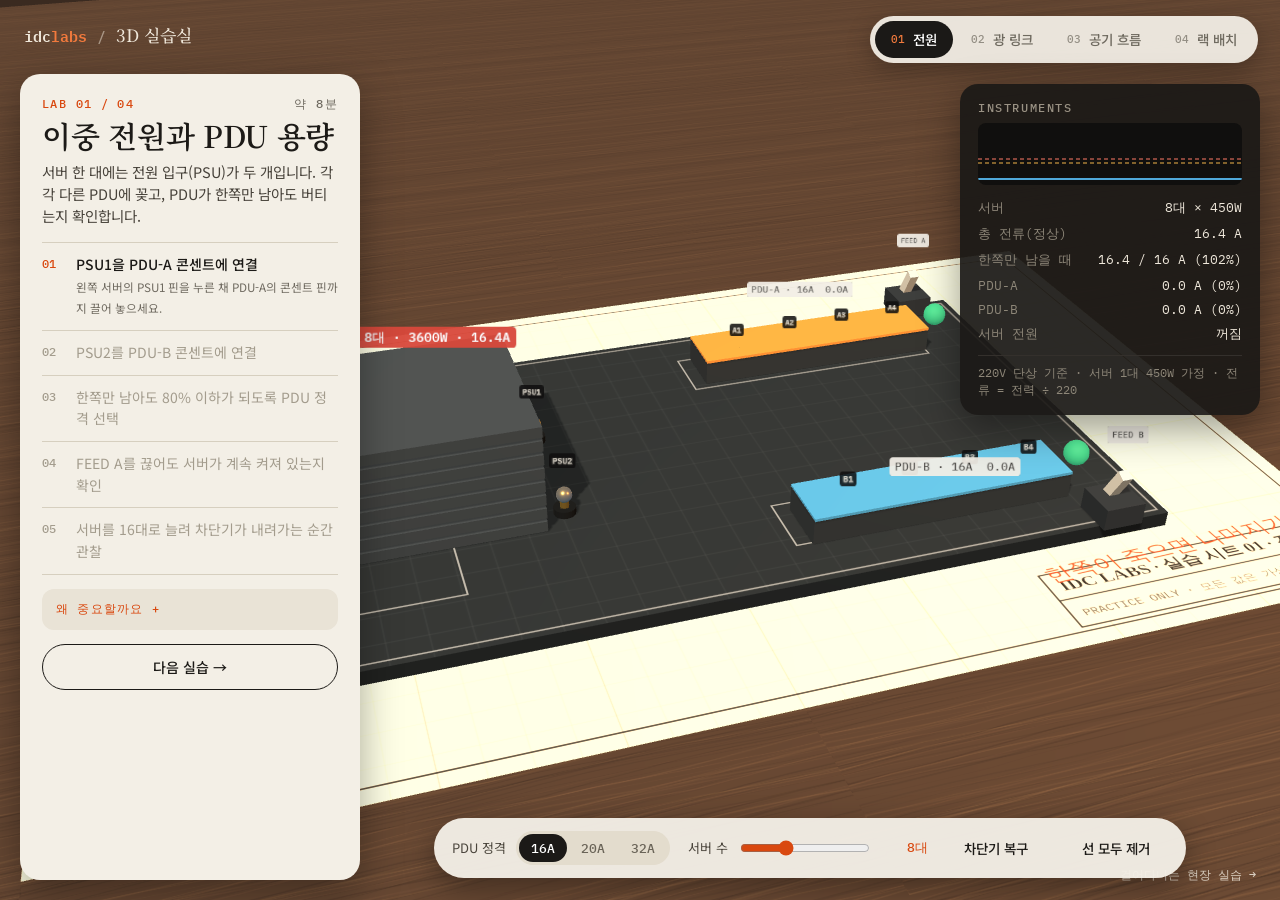
<file: labs.html>
<!doctype html>
<html lang="ko">
<head>
<meta charset="utf-8">
<meta name="viewport" content="width=device-width, initial-scale=1">
<title>IDC Labs · 3D 실습실</title>
<meta name="description" content="책상 위 3D 실습판을 돌려 보고, 핀에서 핀으로 선을 이으며 IDC 설치 원리를 익히는 가상 실습 (모든 값은 가상)">
<link rel="icon" href="favicon.svg" type="image/svg+xml">
<link rel="preconnect" href="https://fonts.googleapis.com"><link rel="preconnect" href="https://fonts.gstatic.com" crossorigin>
<link rel="stylesheet" href="https://fonts.googleapis.com/css2?family=IBM+Plex+Mono:wght@400;500;600&family=Nanum+Pen+Script&family=Noto+Sans+KR:wght@400;500;700&family=Noto+Serif+KR:wght@500;600&display=swap">
<link rel="stylesheet" href="labs/labs.css">
</head>
<body>
<canvas id="cv" aria-label="3D 실습판"></canvas>
<header class="brand"><b>idc<em>labs</em></b><i>/</i><span>3D 실습실</span></header>
<nav class="pills" id="pills" aria-label="실습 선택"></nav>
<aside class="lesson" id="lesson"></aside>
<aside class="instr" id="instr"></aside>
<div class="bar" id="bar"></div>
<div class="foot">드래그 = 화면 돌리기 · 휠 = 확대 · 핀에서 핀으로 드래그 = 선 연결 · 선을 탭 = 제거</div>
<a class="walk" href="walk.html">걸어다니는 현장 실습 →</a>
<div id="toast" role="status"></div>
<script src="vendor/three.min.js"></script>
<script src="labs/labs.js"></script>
</body>
</html>
</file>
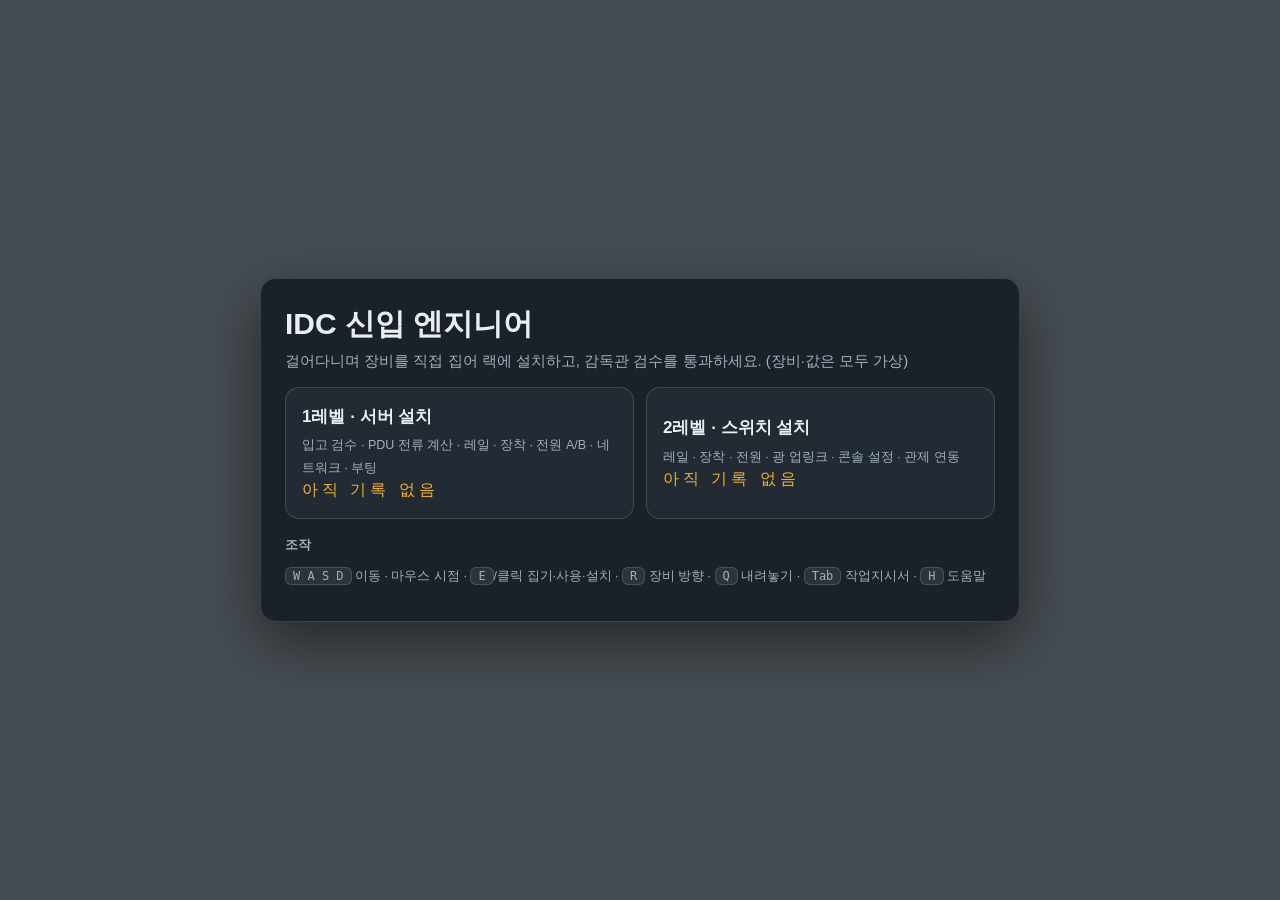
<file: walk.html>
<!doctype html>
<html lang="ko">
<head>
<meta charset="utf-8">
<meta name="viewport" content="width=device-width, initial-scale=1">
<title>IDC 신입 엔지니어</title>
<meta name="description" content="걸어다니며 장비를 직접 집어 랙에 설치하고, 감독관 검수를 통과하는 IDC 현장 실습 게임 (모든 장비·값은 가상)">
<link rel="icon" href="favicon.svg" type="image/svg+xml">
<link rel="stylesheet" href="style.css">
</head>
<body>
<canvas id="cv"></canvas>
<div id="hud" hidden>
  <div id="cross"></div>
  <div id="prompt"></div>
  <div id="top"><b id="lvname"></b><span id="timer">00:00</span><span id="mis">실수 0</span><span class="keys"><button data-top="order">작업지시서</button><button data-top="guide">안내판</button><button data-top="help">도움말</button></span></div>
  <div id="handbar" hidden></div>
  <div id="guide"></div>
  <div id="quick"></div>
  <div id="toast"></div>
  <div id="lockhint" hidden>화면을 클릭하면 시점이 고정됩니다 (Esc로 해제)</div>
</div>
<div id="modal" hidden></div>
<div id="start"></div>
<script src="vendor/three.min.js"></script>
<script src="js/cli.js"></script>
<script src="js/engine.js"></script>
<script src="js/world.js"></script>
<script src="js/levels.js"></script>
<script src="js/main.js"></script>
</body>
</html>
</file>
<file: labs/labs.css>
:root{--desk:#3a2a20;--card:#f3efe6;--card2:#e9e3d6;--ink:#1c1a17;--mut:#6f6a60;--line:#d6cfbf;--accent:#d9480f;--accent-ink:#fff;--dark:#1b1917;--dark-ink:#d9d2c5;--ok:#2f9e6b;--warn:#e0a030;--bad:#d9483b;
--serif:'Noto Serif KR','Instrument Serif',Georgia,serif;--sans:'Noto Sans KR',system-ui,-apple-system,sans-serif;--mono:'IBM Plex Mono',ui-monospace,Menlo,Consolas,monospace}
*{box-sizing:border-box}[hidden]{display:none!important}
html,body{margin:0;height:100%;overflow:hidden;background:var(--desk);color:var(--ink);font:14px/1.55 var(--sans)}
#cv{position:fixed;inset:0;width:100%;height:100%;display:block;touch-action:none;cursor:grab}#cv.wire{cursor:crosshair}#cv.tap{cursor:pointer}
.brand{position:fixed;left:24px;top:22px;z-index:3;color:#efe7da;font:500 15px var(--mono);display:flex;gap:10px;align-items:baseline}.brand b{font-weight:600}.brand em{color:#f27a3d;font-style:normal}.brand i{opacity:.5;font-style:normal}.brand span{font-family:var(--serif);font-size:17px}
.pills{position:fixed;right:22px;top:16px;z-index:3;display:flex;gap:2px;padding:5px;border-radius:999px;background:rgba(243,239,230,.94);box-shadow:0 8px 24px rgba(0,0,0,.25)}
.pills a{display:flex;gap:8px;align-items:center;padding:8px 16px;border-radius:999px;text-decoration:none;color:var(--mut);font-size:13.5px;font-weight:500}.pills a small{font:500 11px var(--mono);opacity:.7}
.pills a.on{background:#1b1917;color:#fff}.pills a.on small{color:#f27a3d;opacity:1}.pills a:focus-visible{outline:2px solid var(--accent)}
.lesson{position:fixed;left:20px;top:74px;bottom:20px;width:340px;z-index:3;overflow:auto;background:var(--card);border-radius:20px;padding:22px 22px 18px;box-shadow:0 14px 40px rgba(0,0,0,.35)}
.lesson .kick{display:flex;justify-content:space-between;font:500 11.5px var(--mono);letter-spacing:.12em;color:var(--accent);text-transform:uppercase}.lesson .kick b{color:var(--mut);font-weight:500}
.lesson h1{margin:6px 0 8px;font:600 30px/1.15 var(--serif);letter-spacing:-.01em}.lesson .desc{margin:0 0 14px;color:#47423a;font-size:14.5px}
.lesson ol{list-style:none;margin:0;padding:0;border-top:1px solid var(--line)}.lesson li{display:flex;gap:12px;padding:11px 0;border-bottom:1px solid var(--line);color:#a39c8d;font-size:14px}
.lesson li .n{flex:none;width:22px;font:500 12px var(--mono);padding-top:2px}.lesson li.cur{color:var(--ink);font-weight:500}.lesson li.cur .n{color:var(--accent)}.lesson li.done{color:#8a8374}.lesson li.done .t{text-decoration:line-through;text-decoration-color:#c9c1b0}.lesson li.done .n{color:var(--ok)}
details.why{margin:14px 0;border-radius:12px;background:var(--card2)}details.why summary{padding:12px 14px;cursor:pointer;font:500 12px var(--mono);letter-spacing:.1em;color:var(--accent);list-style:none}details.why summary::after{content:' +'}details.why[open] summary::after{content:' −'}details.why p{margin:0;padding:0 14px 14px;font-size:13.5px;color:#47423a}
.next{display:block;width:100%;padding:12px;border-radius:999px;border:1.5px solid var(--ink);background:transparent;font:500 14px var(--sans);color:var(--ink);cursor:pointer}.next:hover{background:var(--ink);color:#fff}.next:focus-visible{outline:2px solid var(--accent);outline-offset:2px}
.instr{position:fixed;right:20px;top:84px;width:300px;z-index:3;background:rgba(27,25,23,.93);color:var(--dark-ink);border-radius:18px;padding:16px 18px;box-shadow:0 14px 40px rgba(0,0,0,.4)}
.instr h2{margin:0 0 8px;font:500 11.5px var(--mono);letter-spacing:.14em;color:#9a9284}.instr canvas{width:100%;height:62px;display:block;border-radius:8px;background:#100f0e;margin-bottom:10px}
.instr .row{display:flex;justify-content:space-between;gap:10px;padding:4px 0;font:400 12.5px var(--mono)}.instr .row span:first-child{color:#8d8678}.instr .row span:last-child{text-align:right;color:#efe8db}.instr .row .ok{color:#59d19a}.instr .row .warn{color:#f2b64a}.instr .row .bad{color:#ff7a66}.instr .hl{color:#f27a3d!important}
.instr .note{margin:8px 0 0;padding-top:8px;border-top:1px solid #34302c;font:400 11.5px/1.5 var(--mono);color:#8d8678}
.bar{position:fixed;left:360px;right:20px;margin:0 auto;width:max-content;bottom:22px;z-index:3;display:flex;gap:18px;align-items:center;flex-wrap:wrap;justify-content:center;padding:10px 18px;border-radius:999px;background:rgba(243,239,230,.96);box-shadow:0 10px 30px rgba(0,0,0,.35);max-width:calc(100vw - 400px);min-width:420px}
.bar label{display:flex;gap:10px;align-items:center;font-size:13px;color:#4a453c;white-space:nowrap}.bar label b{font:500 12.5px var(--mono);color:var(--accent);min-width:46px;text-align:right}
.bar input[type=range]{width:130px;accent-color:var(--accent)}
.bar .seg{display:flex;gap:2px;padding:3px;border-radius:999px;background:#e3dccd}.bar .seg button{border:0;background:transparent;padding:6px 12px;border-radius:999px;font:500 12.5px var(--mono);color:#6a6458;cursor:pointer}.bar .seg button.on{background:#1b1917;color:#fff}
.bar .btn{border:0;border-radius:999px;padding:10px 18px;font:500 13.5px var(--sans);cursor:pointer;background:transparent;color:var(--ink)}.bar .btn.pri{background:var(--accent);color:var(--accent-ink)}.bar .btn:hover{filter:brightness(.95)}.bar .btn:focus-visible,.bar .seg button:focus-visible{outline:2px solid var(--accent)}
.foot{position:fixed;left:360px;top:30px;z-index:2;font:400 11.5px var(--mono);color:#bfb4a2;opacity:.9;pointer-events:none}@media (max-width:1400px){.foot{display:none}}
.walk{position:fixed;right:24px;bottom:16px;z-index:2;font:500 12px var(--mono);color:#efe7da;text-decoration:none;opacity:.85}.walk:hover{opacity:1;text-decoration:underline}
#toast{position:fixed;left:50%;bottom:86px;transform:translateX(-50%);z-index:4;padding:9px 18px;border-radius:999px;background:#1b1917;color:#fff;font-size:13px;opacity:0;transition:opacity .25s;pointer-events:none;white-space:nowrap}#toast.show{opacity:1}
@media (max-width:1100px){.lesson{width:290px}.instr{width:260px}.bar{left:8px;right:8px;max-width:calc(100vw - 16px);bottom:12px}}
@media (max-width:820px){.lesson{position:fixed;left:8px;right:8px;top:auto;bottom:70px;width:auto;max-height:34vh}.instr{display:none}.pills{left:8px;right:8px;top:8px;overflow:auto}.pills a{padding:7px 10px;font-size:12px}.brand{display:none}.bar{bottom:8px;min-width:0;padding:8px 12px;gap:10px;left:8px;right:8px}.walk{display:none}}
@media (prefers-reduced-motion:reduce){#toast{transition:none}}
</file>
<file: style.css>
:root{--ink:#e9eef2;--mut:#9fb0bd;--amber:#f0b030;--amber-ink:#2a1c02;--ok:#2fbf71;--bad:#ef6a55;--glass:rgba(16,22,28,.78);--line:rgba(255,255,255,.14);--mono:ui-monospace,SFMono-Regular,Menlo,Consolas,monospace}
*{box-sizing:border-box}[hidden]{display:none!important}
html,body{margin:0;height:100%;overflow:hidden;background:#12161b;color:var(--ink);font:15px/1.5 -apple-system,"Apple SD Gothic Neo","Noto Sans KR","Malgun Gothic",sans-serif}
button{font:inherit;color:inherit;cursor:pointer}
#cv{position:fixed;inset:0;width:100%;height:100%;display:block}
#hud{position:fixed;inset:0;pointer-events:none}
#cross{position:absolute;left:50%;top:50%;width:8px;height:8px;margin:-4px 0 0 -4px;border-radius:50%;background:rgba(255,255,255,.85);box-shadow:0 0 0 1.5px rgba(0,0,0,.45);transition:all .12s}
#cross.on{width:14px;height:14px;margin:-7px 0 0 -7px;background:transparent;border:2px solid #fff}
#cross.on.place{border-color:var(--ok)}#cross.on.pick{border-color:var(--amber)}#cross.on.use{border-color:#6fb1e8}
#prompt{position:absolute;left:50%;top:56%;transform:translateX(-50%);padding:6px 14px;border-radius:999px;background:var(--glass);border:1px solid var(--line);font-weight:600;opacity:0;transition:opacity .12s;white-space:nowrap}
#prompt.show{opacity:1}#prompt.place{color:#8ff0b8}#prompt.pick{color:#ffd77a}#prompt.use{color:#a9d4ff}
#top{position:absolute;left:14px;top:12px;display:flex;gap:14px;align-items:center;padding:7px 14px;border-radius:12px;background:var(--glass);border:1px solid var(--line);font-size:13px}
#top b{font-size:14px}#top .keys{color:var(--mut)}#timer,#mis{font-family:var(--mono)}
#handbar{position:absolute;left:50%;transform:translateX(-50%);bottom:14px;display:flex;flex-direction:column;gap:2px;padding:10px 14px;border-radius:12px;background:var(--glass);border:1px solid var(--line);font-size:13px;max-width:340px}
#handbar b{font-size:15px;color:#ffd77a}#handbar span{color:var(--mut)}#handbar em{color:#fff;font-style:normal;font-weight:600}
#toast{position:absolute;right:14px;top:12px;display:flex;flex-direction:column;gap:6px;align-items:flex-end;max-width:380px}
.tt{padding:9px 14px;border-radius:10px;background:var(--glass);border:1px solid var(--line);font-size:13.5px;animation:tin .25s;transition:opacity .4s}
.tt.ok{border-left:4px solid var(--ok)}.tt.bad{border-left:4px solid var(--bad)}.tt.warn{border-left:4px solid var(--amber)}.tt.out{opacity:0}
@keyframes tin{from{transform:translateX(20px);opacity:0}}
#lockhint{position:absolute;left:50%;bottom:22px;transform:translateX(-50%);padding:8px 16px;border-radius:999px;background:var(--amber);color:var(--amber-ink);font-weight:700}
#modal,#start{position:fixed;inset:0;display:grid;place-items:center;background:rgba(8,12,16,.62);backdrop-filter:blur(3px);z-index:5;padding:18px}
#modal[hidden],#start[hidden]{display:none}
.card{width:min(760px,96vw);max-height:92vh;overflow:auto;border-radius:16px;background:#1a2128;border:1px solid var(--line);padding:22px 24px;box-shadow:0 20px 60px rgba(0,0,0,.5)}
.card h2{margin:0 0 4px;font-size:22px}.card .sub{margin:0 0 14px;color:var(--mut)}.card h3{margin:16px 0 6px;font-size:13px;color:var(--mut);letter-spacing:.03em;font-weight:600}
.btn{background:var(--amber);color:var(--amber-ink);border:0;border-radius:999px;padding:9px 20px;font-weight:700}.btn:hover{filter:brightness(1.08)}.btn.ghost{background:transparent;color:var(--ink);border:1px solid var(--line);font-weight:500}.btn:disabled{opacity:.4;cursor:not-allowed}
.row{display:flex;gap:10px;align-items:center;flex-wrap:wrap;margin:10px 0}
.paper{background:#f4efe2;color:#2b2a26;border-radius:10px;padding:16px 18px}.paper h2{color:#2b2a26}.paper .sub{color:#6a665b}.paper h3{color:#6a665b}
table.t{width:100%;border-collapse:collapse;font-size:14px}table.t th,table.t td{padding:7px 6px;border-bottom:1px solid rgba(0,0,0,.14);text-align:left}table.t th{font-size:12px;opacity:.7}
.mono{font-family:var(--mono)}
.flag{border:1px solid rgba(0,0,0,.25);background:transparent;border-radius:999px;padding:2px 12px;font-size:13px;color:#555}.flag.on{background:#c4402a;border-color:#c4402a;color:#fff;font-weight:700}
input,select{background:#fff;color:#1b2127;border:1px solid #c6ccd2;border-radius:8px;padding:6px 8px;font:inherit}
.chk{list-style:none;margin:6px 0;padding:0}.chk li{display:flex;gap:10px;padding:7px 0;border-bottom:1px solid var(--line)}
.chk .ic{flex:none;width:22px;height:22px;border-radius:50%;display:grid;place-items:center;font-size:13px;font-weight:800}
.chk .pass .ic{background:var(--ok);color:#06210f}.chk .fail .ic{background:var(--bad);color:#2a0a04}.chk .todo .ic{background:#59646f;color:#fff}
.chk small{display:block;color:var(--mut);font-size:12.5px}
.dlg{display:flex;gap:14px;align-items:flex-start}.dlg .face{flex:none;width:64px;height:64px;border-radius:14px;background:#f2c200;display:grid;place-items:center;font-size:12px;font-weight:800;color:#2a1c02}
.dlg p{margin:0 0 8px}.term{background:#0b0e12;border:1px solid var(--line);border-radius:10px 10px 0 0;padding:10px;height:250px;overflow:auto;font:12.5px/1.45 var(--mono);white-space:pre-wrap;word-break:break-all;color:#e6eaee}
.term .p{color:#f0b030}.termin{display:flex;gap:6px;background:#0b0e12;border:1px solid var(--line);border-top:0;border-radius:0 0 10px 10px;padding:6px 10px}.termin span{font-family:var(--mono);color:#f0b030;font-size:12.5px;white-space:nowrap}.termin input{flex:1;background:transparent;border:0;color:#e6eaee;font:12.5px var(--mono);padding:2px}.termin input:focus{outline:none}
.score{display:grid;grid-template-columns:repeat(3,1fr);gap:8px;margin:12px 0}.score div{background:#222b34;border-radius:10px;padding:10px 12px}.score b{display:block;font-size:22px;font-family:var(--mono)}
.stars{font-size:30px;letter-spacing:4px;color:var(--amber)}
.lv{display:grid;grid-template-columns:1fr 1fr;gap:12px;margin-top:14px}.lv button{text-align:left;padding:16px;border-radius:14px;background:#222b34;border:1px solid var(--line)}.lv button:hover:not(:disabled){border-color:var(--amber)}.lv button:disabled{opacity:.45;cursor:not-allowed}.lv b{display:block;font-size:17px;margin-bottom:4px}
.mini{font-size:12.5px;color:var(--mut)}kbd{display:inline-block;padding:1px 7px;border-radius:6px;background:#2b343d;border:1px solid var(--line);font:12px var(--mono)}
canvas.graph{width:100%;height:130px;background:#0b0e12;border:1px solid var(--line);border-radius:10px;display:block}
@media (max-width:760px){#top .keys{display:none}.lv{grid-template-columns:1fr}}

#guide{position:absolute;left:14px;bottom:14px;width:330px;max-height:64vh;overflow:auto;padding:10px 12px;border-radius:12px;background:var(--glass);border:1px solid var(--line);font-size:12.5px}
#guide .gh{display:flex;justify-content:space-between;align-items:center;margin-bottom:6px}#guide .gh b{font-size:13.5px}#guide .gh span{color:var(--mut);font-size:11.5px}
#guide .gk{color:var(--mut);font-size:11.5px;line-height:1.9;margin-bottom:8px}#guide .gk kbd{margin:0 4px 0 0;font-size:10.5px}
#guide .gs{list-style:none;margin:0;padding:0}#guide .gs li{display:flex;gap:8px;padding:4px 0;color:var(--mut)}#guide .gs .n{flex:none;width:20px;height:20px;border-radius:50%;display:grid;place-items:center;font-size:11px;font-weight:700;border:1px solid var(--line)}
#guide .gs li.done{color:var(--ink);opacity:.6}#guide .gs li.done .n{background:var(--ok);border-color:var(--ok);color:#06210f}#guide .gs li.cur{color:var(--ink)}#guide .gs li.cur .n{background:var(--amber);border-color:var(--amber);color:var(--amber-ink)}
#guide .gs small{display:block;color:#cfd8df;font-size:12px;line-height:1.5;margin-top:2px}#guide .gt{margin-top:8px;padding:8px 10px;border-radius:8px;background:rgba(240,176,48,.16);border:1px solid rgba(240,176,48,.4);font-size:12.5px;line-height:1.5}
#hud{--amber:#f0b030}

#cross,#lockhint{display:none!important}
#hud button,#quick,#guide .gh span,#handbar button{pointer-events:auto}
#top .keys button{background:rgba(255,255,255,.08);border:1px solid var(--line);color:var(--ink);border-radius:999px;padding:3px 12px;font:inherit;font-size:12.5px;cursor:pointer;margin-left:4px}#top .keys button:hover{border-color:var(--amber)}
#guide .gh span{cursor:pointer}
#quick{position:absolute;right:14px;bottom:14px;display:flex;flex-direction:column;gap:6px;padding:10px;border-radius:12px;background:var(--glass);border:1px solid var(--line)}
#quick .qh{font-size:12px;color:var(--mut);font-weight:700;margin-bottom:2px}#quick button{background:rgba(255,255,255,.07);border:1px solid var(--line);color:var(--ink);border-radius:8px;padding:6px 14px;font:inherit;font-size:13px;cursor:pointer;text-align:left}#quick button:hover{border-color:var(--amber);background:rgba(240,176,48,.14)}
#handbar{align-items:flex-start}#handbar .hb{margin-top:4px;background:var(--amber);color:var(--amber-ink);border:0;border-radius:8px;padding:5px 12px;font:inherit;font-size:12.5px;font-weight:700;cursor:pointer}#handbar .hb:last-child{background:rgba(255,255,255,.12);color:var(--ink)}
#prompt{position:fixed;transform:none;top:auto;left:auto;z-index:4}
</file>
